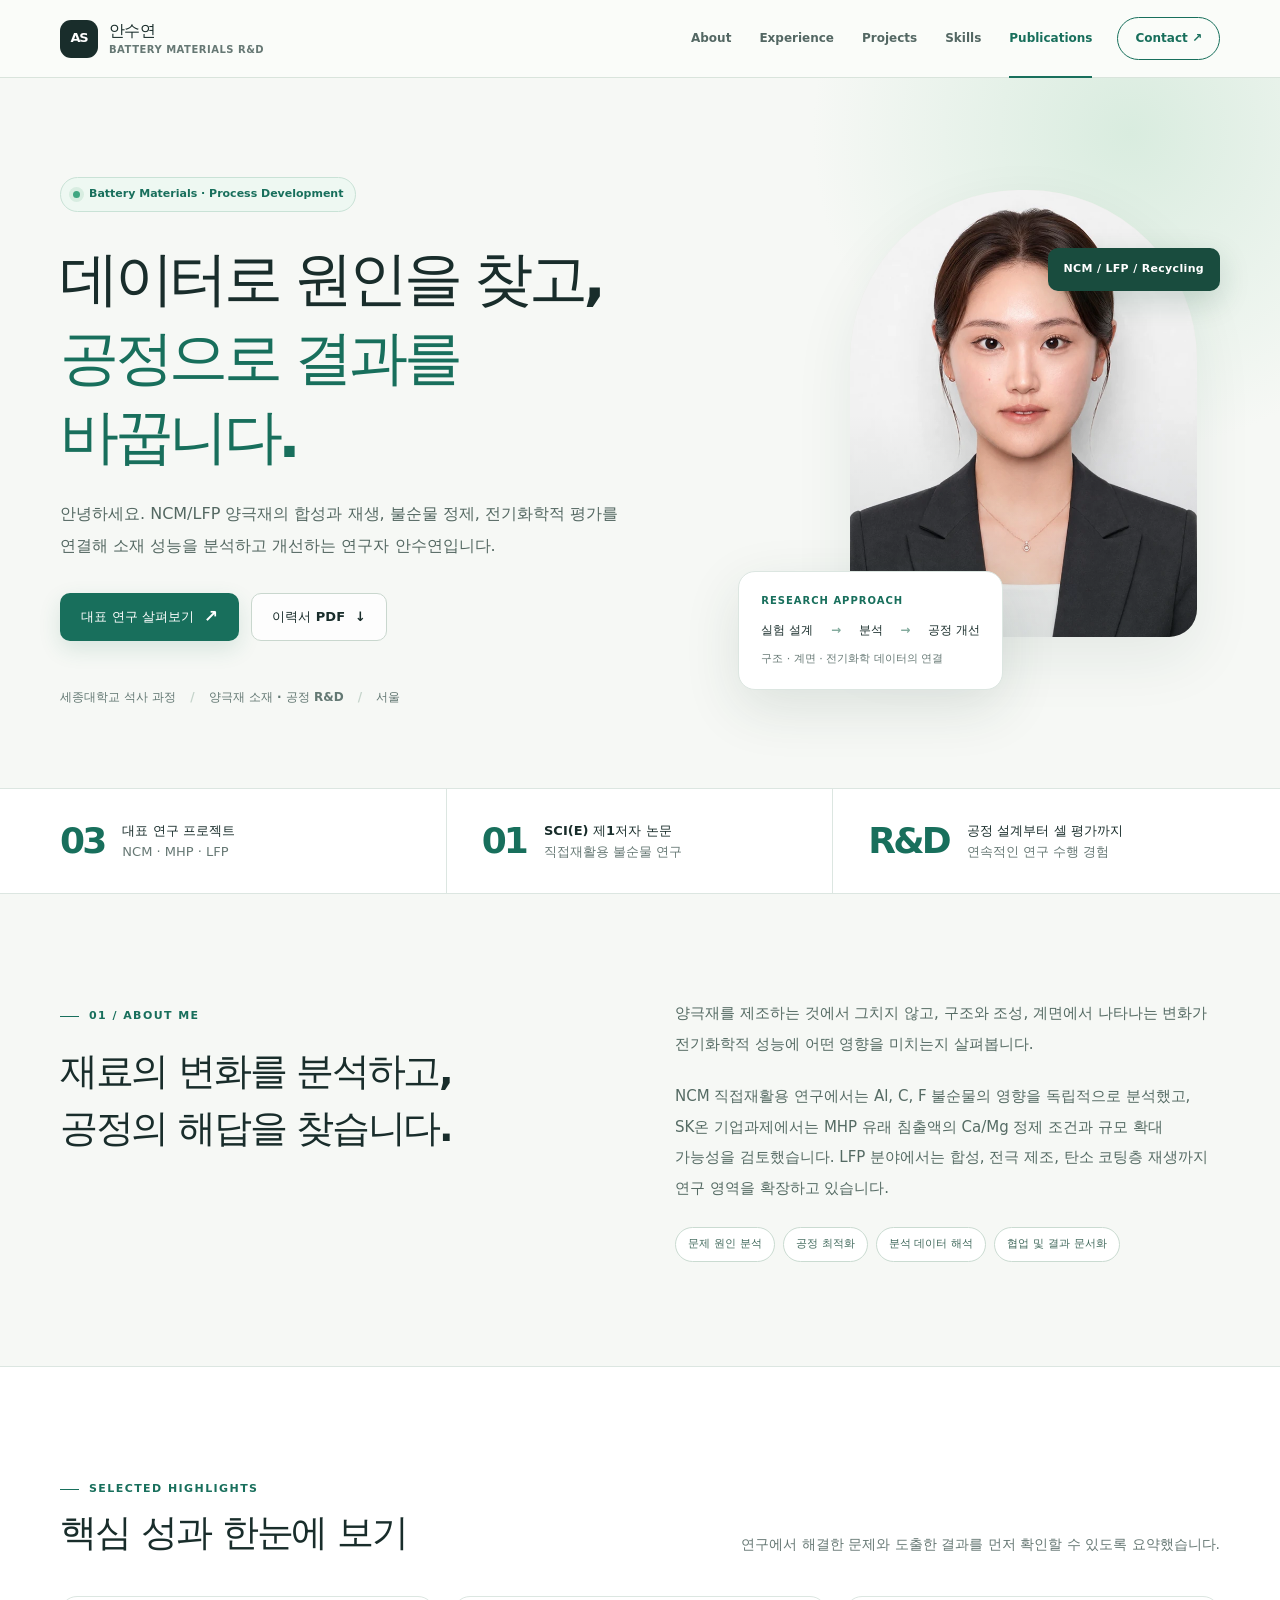
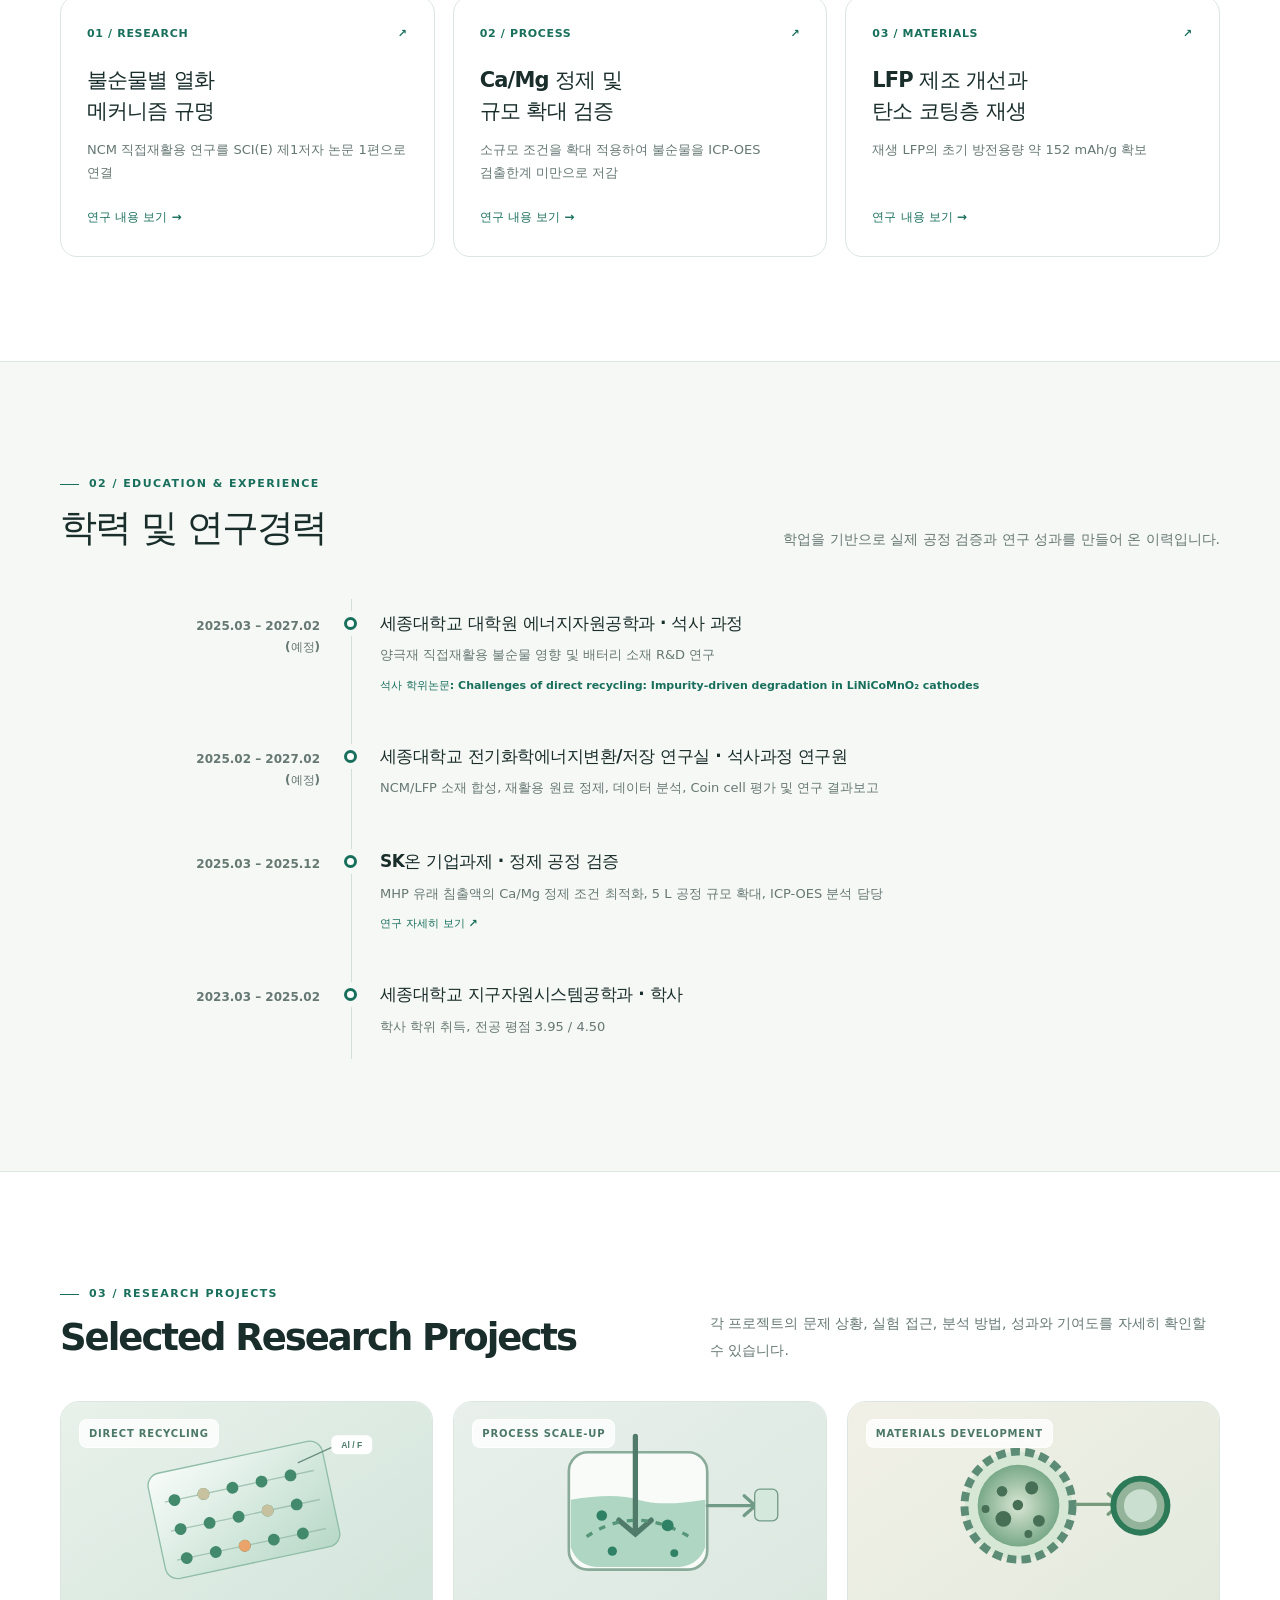
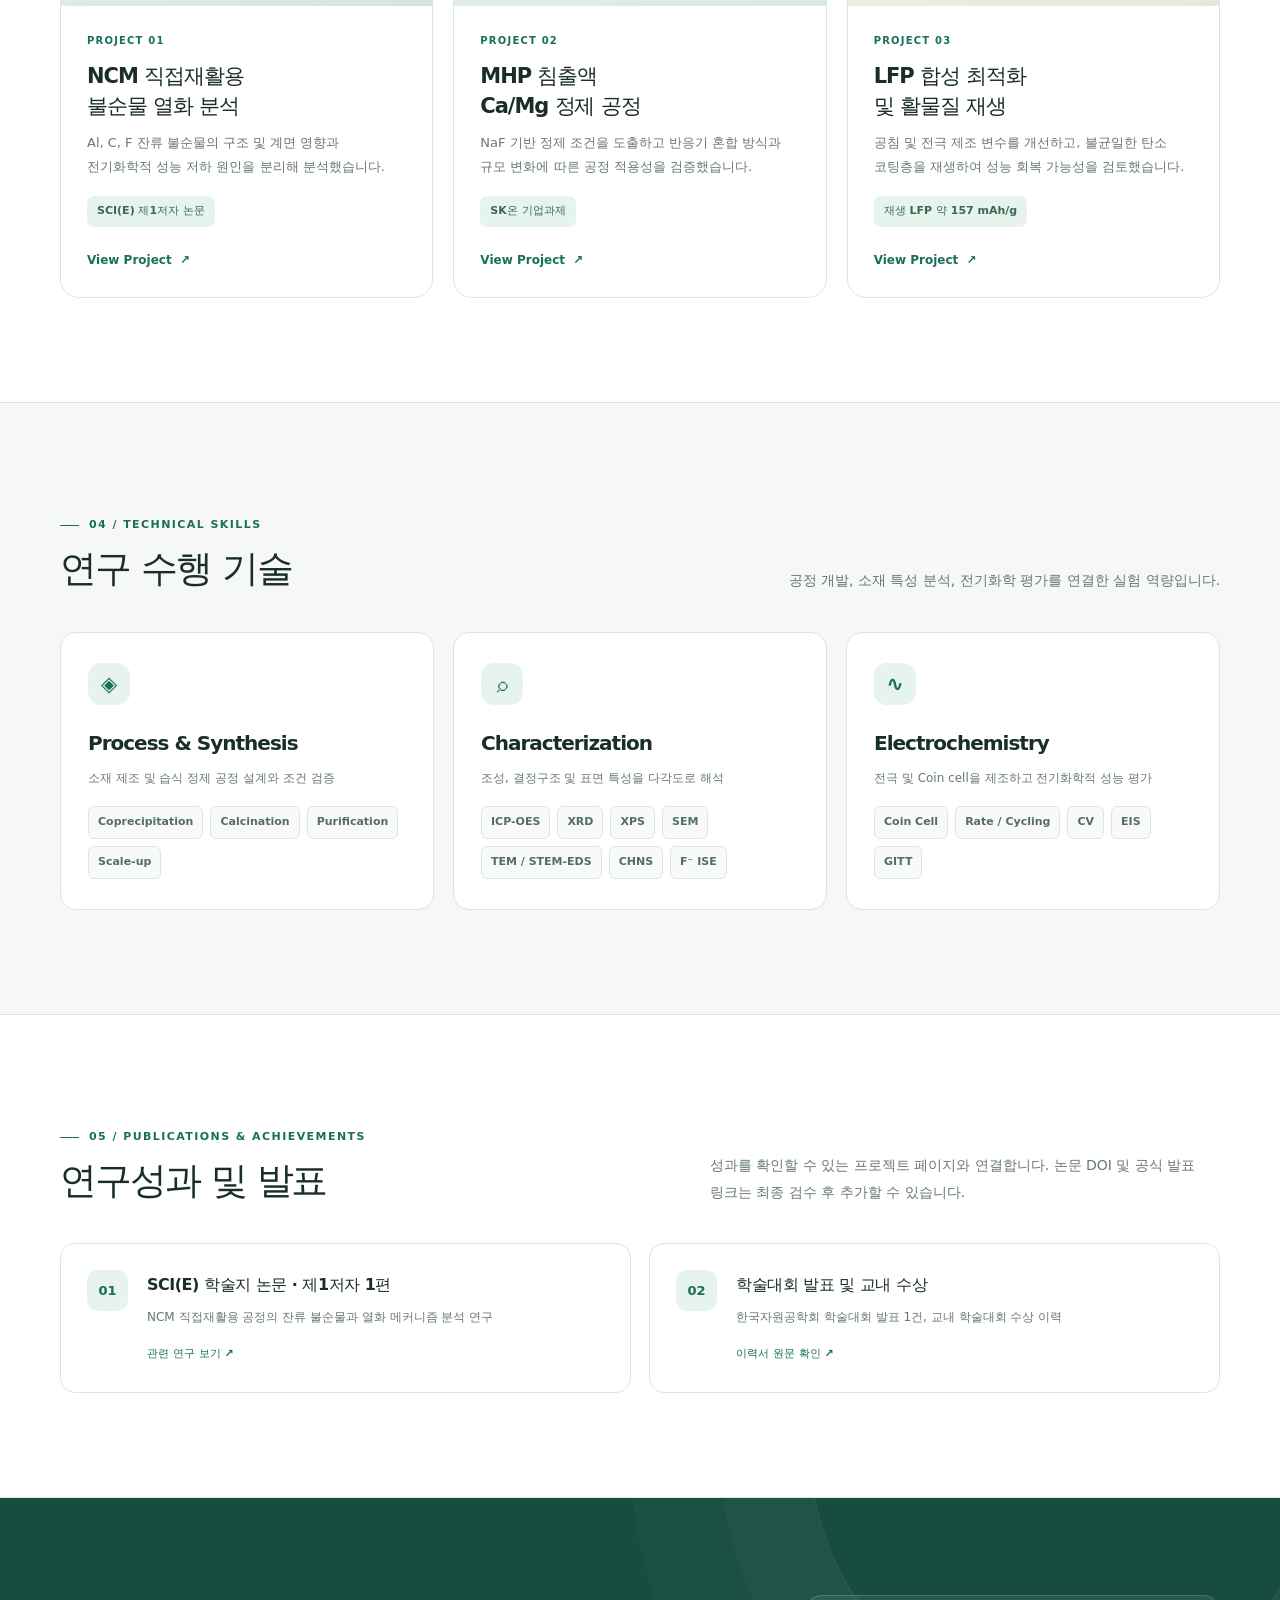
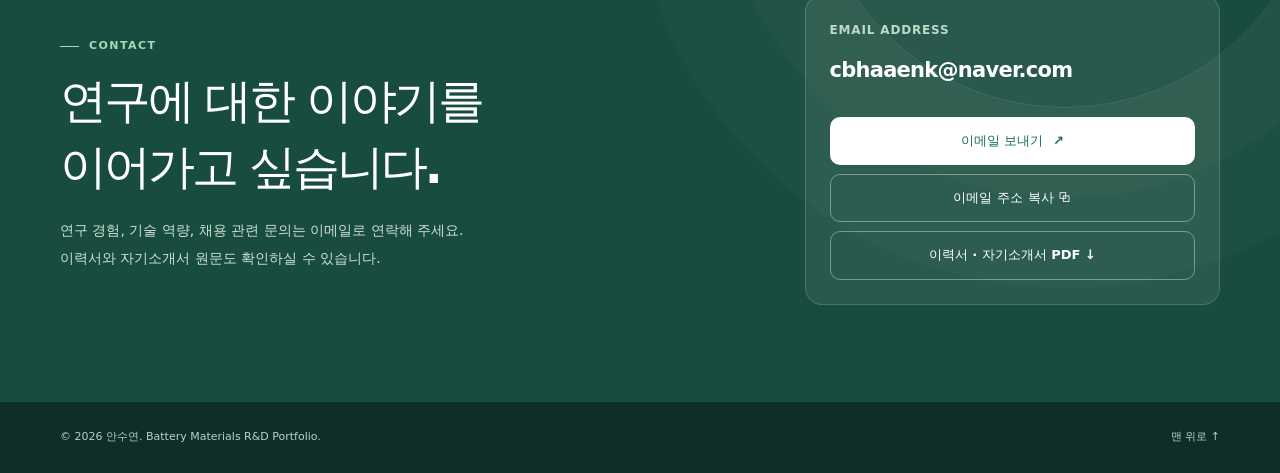
<file: index.html>
<!DOCTYPE html>
<html lang="ko">
<head>
  <meta charset="utf-8">
  <meta name="viewport" content="width=device-width, initial-scale=1">
  <meta name="theme-color" content="#f6f8f5">
  <meta name="description" content="NCM·LFP 배터리 양극재 연구, 직접재활용 불순물 분석, MHP 정제 및 LFP 제조·재생 연구 포트폴리오.">
  <title>홈 | 안수연 R&amp;D Portfolio</title>
  <link rel="stylesheet" href="assets/style.css">
</head>
<body>
<div class="progress-line" aria-hidden="true"></div>
  <a class="skip-link" href="#main">본문 바로가기</a>
  <header class="site-header"><div class="container header-inner">
    <a class="logo" href="index.html" aria-label="포트폴리오 첫 화면으로">
      <span class="logo-mark" aria-hidden="true">AS</span><span class="logo-text">안수연<small>BATTERY MATERIALS R&amp;D</small></span>
    </a>
    <nav class="desktop-nav" aria-label="주요 메뉴"><a data-spy href="index.html#about">About</a>
<a data-spy href="index.html#experience">Experience</a>
<a data-spy href="index.html#projects">Projects</a>
<a data-spy href="index.html#skills">Skills</a>
<a data-spy href="index.html#publications">Publications</a></nav>
    <a class="header-contact" href="index.html#contact">Contact ↗</a>
    <button class="menu-toggle" type="button" aria-label="메뉴 열기" aria-expanded="false" aria-controls="mobile-menu"><svg viewBox="0 0 24 24" fill="none" stroke="currentColor" stroke-width="2" stroke-linecap="round"><path d="M4 7h16M4 12h16M4 17h16"/></svg></button>
  </div><nav class="mobile-panel" id="mobile-menu" aria-label="모바일 메뉴"><a href="index.html#about">About</a>
<a href="index.html#experience">Experience</a>
<a href="index.html#projects">Projects</a>
<a href="index.html#skills">Skills</a>
<a href="index.html#publications">Publications</a><a href="index.html#contact">Contact</a></nav></header>
<main id="main">
<section class="hero" aria-labelledby="hero-title"><div class="container hero-grid">
<div class="hero-copy"><div class="status"><span class="status-dot" aria-hidden="true"></span> Battery Materials · Process Development</div>
<h1 id="hero-title">데이터로 원인을 찾고,<br><em>공정으로 결과를 바꿉니다.</em></h1>
<p class="lead">안녕하세요. NCM/LFP 양극재의 합성과 재생, 불순물 정제, 전기화학적 평가를 연결해 소재 성능을 분석하고 개선하는 연구자 <strong>안수연</strong>입니다.</p>
<div class="hero-actions"><a class="btn btn-primary" href="#projects">대표 연구 살펴보기 <span class="btn-icon" aria-hidden="true">↗</span></a><a class="btn btn-outline" href="assets/resume-and-statement.pdf" download="안수연_이력서_자기소개서.pdf">이력서 PDF <span aria-hidden="true">↓</span></a></div>
<div class="hero-foot"><span>세종대학교 석사 과정</span><span class="slash">/</span><span>양극재 소재 · 공정 R&amp;D</span><span class="slash">/</span><span>서울</span></div>
</div>
<div class="hero-visual" aria-label="프로필 사진과 연구 과정">
<div class="portrait-shell"><img src="assets/profile.webp" alt="안수연 프로필 사진" width="660" height="953" loading="eager"></div>
<div class="visual-badge">NCM / LFP / Recycling</div>
<div class="visual-note"><div class="note-label">Research Approach</div><div class="note-flow"><span>실험 설계</span><i>→</i><span>분석</span><i>→</i><span>공정 개선</span></div><div class="note-desc">구조 · 계면 · 전기화학 데이터의 연결</div></div>
</div></div></section>
<section class="stats-strip" aria-label="주요 이력 요약"><div class="container stats-grid"><div class="stat"><strong class="stat-num">03</strong><span class="stat-label"><b>대표 연구 프로젝트</b>NCM · MHP · LFP</span></div><div class="stat"><strong class="stat-num">01</strong><span class="stat-label"><b>SCI(E) 제1저자 논문</b>직접재활용 불순물 연구</span></div><div class="stat"><strong class="stat-num">R&amp;D</strong><span class="stat-label"><b>공정 설계부터 셀 평가까지</b>연속적인 연구 수행 경험</span></div></div></section>
<section class="section" id="about" aria-labelledby="about-title"><div class="container about-grid">
<div class="about-heading"><span class="eyebrow">01 / About Me</span><h2 id="about-title">재료의 변화를 분석하고,<br>공정의 해답을 찾습니다.</h2></div>
<div class="about-text"><p>양극재를 제조하는 것에서 그치지 않고, 구조와 조성, 계면에서 나타나는 변화가 전기화학적 성능에 어떤 영향을 미치는지 살펴봅니다.</p><p>NCM 직접재활용 연구에서는 Al, C, F 불순물의 영향을 독립적으로 분석했고, SK온 기업과제에서는 MHP 유래 침출액의 Ca/Mg 정제 조건과 규모 확대 가능성을 검토했습니다. LFP 분야에서는 합성, 전극 제조, 탄소 코팅층 재생까지 연구 영역을 확장하고 있습니다.</p><div class="tags"><span class="tag">문제 원인 분석</span><span class="tag">공정 최적화</span><span class="tag">분석 데이터 해석</span><span class="tag">협업 및 결과 문서화</span></div></div>
</div></section>
<section class="section surface-section" id="highlights" aria-labelledby="highlights-title"><div class="container"><div class="section-head"><div><span class="eyebrow">Selected Highlights</span><h2 id="highlights-title">핵심 성과 한눈에 보기</h2></div><p>연구에서 해결한 문제와 도출한 결과를 먼저 확인할 수 있도록 요약했습니다.</p></div>
<div class="highlights">
<a class="highlight-card" href="projects/ncm-recycling/index.html"><div class="highlight-top"><span>01 / RESEARCH</span><span aria-hidden="true">↗</span></div><h3>불순물별 열화<br>메커니즘 규명</h3><p>NCM 직접재활용 연구를 SCI(E) 제1저자 논문 1편으로 연결</p><span class="inline-link">연구 내용 보기 →</span></a>
<a class="highlight-card" href="projects/mhp-purification/index.html"><div class="highlight-top"><span>02 / PROCESS</span><span aria-hidden="true">↗</span></div><h3>Ca/Mg 정제 및<br>규모 확대 검증</h3><p>소규모 조건을 확대 적용하여 불순물을 ICP-OES 검출한계 미만으로 저감</p><span class="inline-link">연구 내용 보기 →</span></a>
<a class="highlight-card" href="projects/lfp-development/index.html"><div class="highlight-top"><span>03 / MATERIALS</span><span aria-hidden="true">↗</span></div><h3>LFP 제조 개선과<br>탄소 코팅층 재생</h3><p>재생 LFP의 초기 방전용량 약 152 mAh/g 확보</p><span class="inline-link">연구 내용 보기 →</span></a>
</div></div></section>
<section class="section" id="experience" aria-labelledby="experience-title"><div class="container"><div class="section-head"><div><span class="eyebrow">02 / Education &amp; Experience</span><h2 id="experience-title">학력 및 연구경력</h2></div><p>학업을 기반으로 실제 공정 검증과 연구 성과를 만들어 온 이력입니다.</p></div>
<div class="timeline">
<div class="timeline-item"><div class="timeline-time">2025.03 – 2027.02 (예정)</div><span class="timeline-marker" aria-hidden="true"></span><div class="timeline-content"><h3>세종대학교 대학원 에너지자원공학과 · 석사 과정</h3><p>양극재 직접재활용 불순물 영향 및 배터리 소재 R&amp;D 연구</p><span class="mini">석사 학위논문: Challenges of direct recycling: Impurity-driven degradation in LiNiCoMnO₂ cathodes</span></div></div>
<div class="timeline-item"><div class="timeline-time">2025.02 – 2027.02 (예정)</div><span class="timeline-marker" aria-hidden="true"></span><div class="timeline-content"><h3>세종대학교 전기화학에너지변환/저장 연구실 · 석사과정 연구원</h3><p>NCM/LFP 소재 합성, 재활용 원료 정제, 데이터 분석, Coin cell 평가 및 연구 결과보고</p></div></div>
<div class="timeline-item"><div class="timeline-time">2025.03 – 2025.12</div><span class="timeline-marker" aria-hidden="true"></span><div class="timeline-content"><h3>SK온 기업과제 · 정제 공정 검증</h3><p>MHP 유래 침출액의 Ca/Mg 정제 조건 최적화, 5 L 공정 규모 확대, ICP-OES 분석 담당</p><span class="mini"><a href="projects/mhp-purification/index.html">연구 자세히 보기 ↗</a></span></div></div>
<div class="timeline-item"><div class="timeline-time">2023.03 – 2025.02</div><span class="timeline-marker" aria-hidden="true"></span><div class="timeline-content"><h3>세종대학교 지구자원시스템공학과 · 학사</h3><p>학사 학위 취득, 전공 평점 3.95 / 4.50</p></div></div>
</div></div></section>
<section class="section surface-section" id="projects" aria-labelledby="projects-title"><div class="container"><div class="section-head"><div><span class="eyebrow">03 / Research Projects</span><h2 id="projects-title">Selected Research Projects</h2></div><p>각 프로젝트의 문제 상황, 실험 접근, 분석 방법, 성과와 기여도를 자세히 확인할 수 있습니다.</p></div>
<div class="project-grid">
<a class="project-card" href="projects/ncm-recycling/index.html"><div class="project-art ncm"><span class="art-label">DIRECT RECYCLING</span><svg class="art-svg" viewBox="0 0 440 235" role="img" aria-label="NCM 결정 격자와 불순물의 개념도" xmlns="http://www.w3.org/2000/svg"><defs><linearGradient id="ncmg" x1="0" y1="0" x2="1" y2="1"><stop stop-color="#f8fcf9"/><stop offset="1" stop-color="#b7d8c7"/></linearGradient></defs><g transform="translate(80 37) rotate(-12 135 88)"><rect x="0" y="8" width="270" height="163" rx="19" fill="url(#ncmg)" stroke="#8fbda7" stroke-width="2"/><g stroke="#97bba9" stroke-width="2" opacity=".8"><path d="M20 53H251M20 98H251M20 143H251"/></g><g fill="#438a6d"><circle cx="35" cy="53" r="9"/><circle cx="80" cy="53" r="9"/><circle cx="125" cy="53" r="9"/><circle cx="170" cy="53" r="9"/><circle cx="215" cy="53" r="9"/><circle cx="35" cy="98" r="9"/><circle cx="80" cy="98" r="9"/><circle cx="125" cy="98" r="9"/><circle cx="170" cy="98" r="9"/><circle cx="215" cy="98" r="9"/><circle cx="35" cy="143" r="9"/><circle cx="80" cy="143" r="9"/><circle cx="125" cy="143" r="9"/><circle cx="170" cy="143" r="9"/><circle cx="215" cy="143" r="9"/></g><g fill="#c7c1a0"><circle cx="80" cy="53" r="9"/><circle cx="170" cy="98" r="9"/></g><g fill="#e9a36b"><circle cx="125" cy="143" r="9"/></g></g><g font-family="sans-serif" font-size="13" font-weight="700"><path d="M297 55L363 25" stroke="#6a8f80" stroke-width="2"/><rect x="348" y="13" width="62" height="29" rx="9" fill="#fff"/><text x="379" y="32" fill="#4b7a67" text-anchor="middle">Al / F</text></g></svg></div><div class="project-content"><span class="project-num">Project 01</span><h3>NCM 직접재활용<br>불순물 열화 분석</h3><p>Al, C, F 잔류 불순물의 구조 및 계면 영향과 전기화학적 성능 저하 원인을 분리해 분석했습니다.</p><span class="project-chip">SCI(E) 제1저자 논문</span><span class="inline-link">View Project <span aria-hidden="true">↗</span></span></div></a>
<a class="project-card" href="projects/mhp-purification/index.html"><div class="project-art mhp"><span class="art-label">PROCESS SCALE-UP</span><svg class="art-svg" viewBox="0 0 440 235" role="img" aria-label="반응기와 정제 공정의 개념도" xmlns="http://www.w3.org/2000/svg"><g transform="translate(62 12)"><rect x="50" y="27" width="210" height="178" rx="29" fill="#f8fbf8" stroke="#8aab99" stroke-width="4"/><path d="M53 99Q120 88 155 99T257 99V171Q247 198 218 201H91Q62 198 53 171Z" fill="#91c6ab" opacity=".7"/><path d="M151 3V148M126 130L151 151L175 130" stroke="#507b6b" stroke-width="8" stroke-linecap="round" fill="none"/><path d="M77 155Q151 105 234 156" stroke="#569578" stroke-width="5" stroke-dasharray="10 12" fill="none"/><g fill="#2f8166"><circle cx="100" cy="123" r="8"/><circle cx="200" cy="138" r="9"/><circle cx="116" cy="177" r="7"/><circle cx="210" cy="180" r="6"/></g><path d="M260 108H331" stroke="#729b87" stroke-width="5" stroke-linecap="round"/><path d="M316 93L333 108L316 123" fill="none" stroke="#729b87" stroke-width="5" stroke-linecap="round" stroke-linejoin="round"/><rect x="332" y="83" width="35" height="48" rx="8" fill="#d5e8dc" stroke="#729b87" stroke-width="2"/></g></svg></div><div class="project-content"><span class="project-num">Project 02</span><h3>MHP 침출액<br>Ca/Mg 정제 공정</h3><p>NaF 기반 정제 조건을 도출하고 반응기 혼합 방식과 규모 변화에 따른 공정 적용성을 검증했습니다.</p><span class="project-chip">SK온 기업과제</span><span class="inline-link">View Project <span aria-hidden="true">↗</span></span></div></a>
<a class="project-card" href="projects/lfp-development/index.html"><div class="project-art lfp"><span class="art-label">MATERIALS DEVELOPMENT</span><svg class="art-svg" viewBox="0 0 440 235" role="img" aria-label="LFP 입자와 탄소 코팅 및 재생 공정 개념도" xmlns="http://www.w3.org/2000/svg"><defs><radialGradient id="lfpg"><stop stop-color="#d9e6d3"/><stop offset="1" stop-color="#79a988"/></radialGradient></defs><g transform="translate(83 29)"><circle cx="115" cy="91" r="82" fill="#d6e8d5" stroke="#5c8c75" stroke-width="12" stroke-dasharray="14 8"/><circle cx="115" cy="91" r="62" fill="url(#lfpg)"/><g fill="#476f55"><circle cx="90" cy="69" r="8"/><circle cx="135" cy="64" r="10"/><circle cx="92" cy="111" r="12"/><circle cx="146" cy="114" r="9"/><circle cx="114" cy="90" r="8"/><circle cx="65" cy="96" r="6"/><circle cx="130" cy="134" r="6"/></g><path d="M203 89H267" stroke="#769b7c" stroke-width="5" stroke-linecap="round"/><path d="M251 73L269 89L251 104" stroke="#769b7c" stroke-width="5" fill="none" stroke-linecap="round"/><circle cx="300" cy="91" r="41" fill="#93b49a" stroke="#2d7a58" stroke-width="9"/><circle cx="300" cy="91" r="25" fill="#cadfd0"/></g></svg></div><div class="project-content"><span class="project-num">Project 03</span><h3>LFP 합성 최적화<br>및 활물질 재생</h3><p>공침 및 전극 제조 변수를 개선하고, 불균일한 탄소 코팅층을 재생하여 성능 회복 가능성을 검토했습니다.</p><span class="project-chip">재생 LFP 약 157 mAh/g</span><span class="inline-link">View Project <span aria-hidden="true">↗</span></span></div></a>
</div></div></section>
<section class="section" id="skills" aria-labelledby="skills-title"><div class="container"><div class="section-head"><div><span class="eyebrow">04 / Technical Skills</span><h2 id="skills-title">연구 수행 기술</h2></div><p>공정 개발, 소재 특성 분석, 전기화학 평가를 연결한 실험 역량입니다.</p></div>
<div class="skills-grid">
<div class="skill-card"><div class="skill-icon" aria-hidden="true">◈</div><h3>Process &amp; Synthesis</h3><p>소재 제조 및 습식 정제 공정 설계와 조건 검증</p><div class="skill-lines"><span>Coprecipitation</span><span>Calcination</span><span>Purification</span><span>Scale-up</span></div></div>
<div class="skill-card"><div class="skill-icon" aria-hidden="true">⌕</div><h3>Characterization</h3><p>조성, 결정구조 및 표면 특성을 다각도로 해석</p><div class="skill-lines"><span>ICP-OES</span><span>XRD</span><span>XPS</span><span>SEM</span><span>TEM / STEM-EDS</span><span>CHNS</span><span>F⁻ ISE</span></div></div>
<div class="skill-card"><div class="skill-icon" aria-hidden="true">∿</div><h3>Electrochemistry</h3><p>전극 및 Coin cell을 제조하고 전기화학적 성능 평가</p><div class="skill-lines"><span>Coin Cell</span><span>Rate / Cycling</span><span>CV</span><span>EIS</span><span>GITT</span></div></div>
</div></div></section>
<section class="section surface-section" id="publications" aria-labelledby="publications-title"><div class="container"><div class="section-head"><div><span class="eyebrow">05 / Publications &amp; Achievements</span><h2 id="publications-title">연구성과 및 발표</h2></div><p>성과를 확인할 수 있는 프로젝트 페이지와 연결합니다. 논문 DOI 및 공식 발표 링크는 최종 검수 후 추가할 수 있습니다.</p></div>
<div class="pub-list">
<div class="pub-card"><span class="pub-num" aria-hidden="true">01</span><div><h3>SCI(E) 학술지 논문 · 제1저자 1편</h3><p>NCM 직접재활용 공정의 잔류 불순물과 열화 메커니즘 분석 연구</p><a href="projects/ncm-recycling/index.html">관련 연구 보기 ↗</a></div></div>
<div class="pub-card"><span class="pub-num" aria-hidden="true">02</span><div><h3>학술대회 발표 및 교내 수상</h3><p>한국자원공학회 학술대회 발표 1건, 교내 학술대회 수상 이력</p><a href="assets/resume-and-statement.pdf" target="_blank" rel="noopener">이력서 원문 확인 ↗</a></div></div>
</div></div></section>
</main>
<section class="contact-section" id="contact" aria-labelledby="contact-title"><div class="container contact-inner">
    <div><span class="eyebrow">Contact</span><h2 id="contact-title">연구에 대한 이야기를<br>이어가고 싶습니다.</h2><p>연구 경험, 기술 역량, 채용 관련 문의는 이메일로 연락해 주세요.<br>이력서와 자기소개서 원문도 확인하실 수 있습니다.</p></div>
    <div class="contact-panel"><span class="pretitle">EMAIL ADDRESS</span><a class="contact-email" href="mailto:cbhaaenk@naver.com">cbhaaenk@naver.com</a><a class="btn btn-light" href="mailto:cbhaaenk@naver.com?subject=%EC%95%88%EC%88%98%EC%97%B0%20%ED%8F%AC%ED%8A%B8%ED%8F%B4%EB%A6%AC%EC%98%A4%20%EB%AC%B8%EC%9D%98">이메일 보내기 <span aria-hidden="true">↗</span></a><button class="btn btn-outline" type="button" data-copy-email="cbhaaenk@naver.com">이메일 주소 복사 ⧉</button><a class="btn btn-outline" href="assets/resume-and-statement.pdf" download="안수연_이력서_자기소개서.pdf">이력서 · 자기소개서 PDF ↓</a></div>
  </div></section>
  <footer class="site-footer"><div class="container footer-inner"><span>© 2026 안수연. Battery Materials R&amp;D Portfolio.</span><a href="#" data-back-top>맨 위로 ↑</a></div></footer>
  <div class="toast" role="status" aria-live="polite"></div><script src="assets/site.js" defer></script>
</body>
</html>
</file>
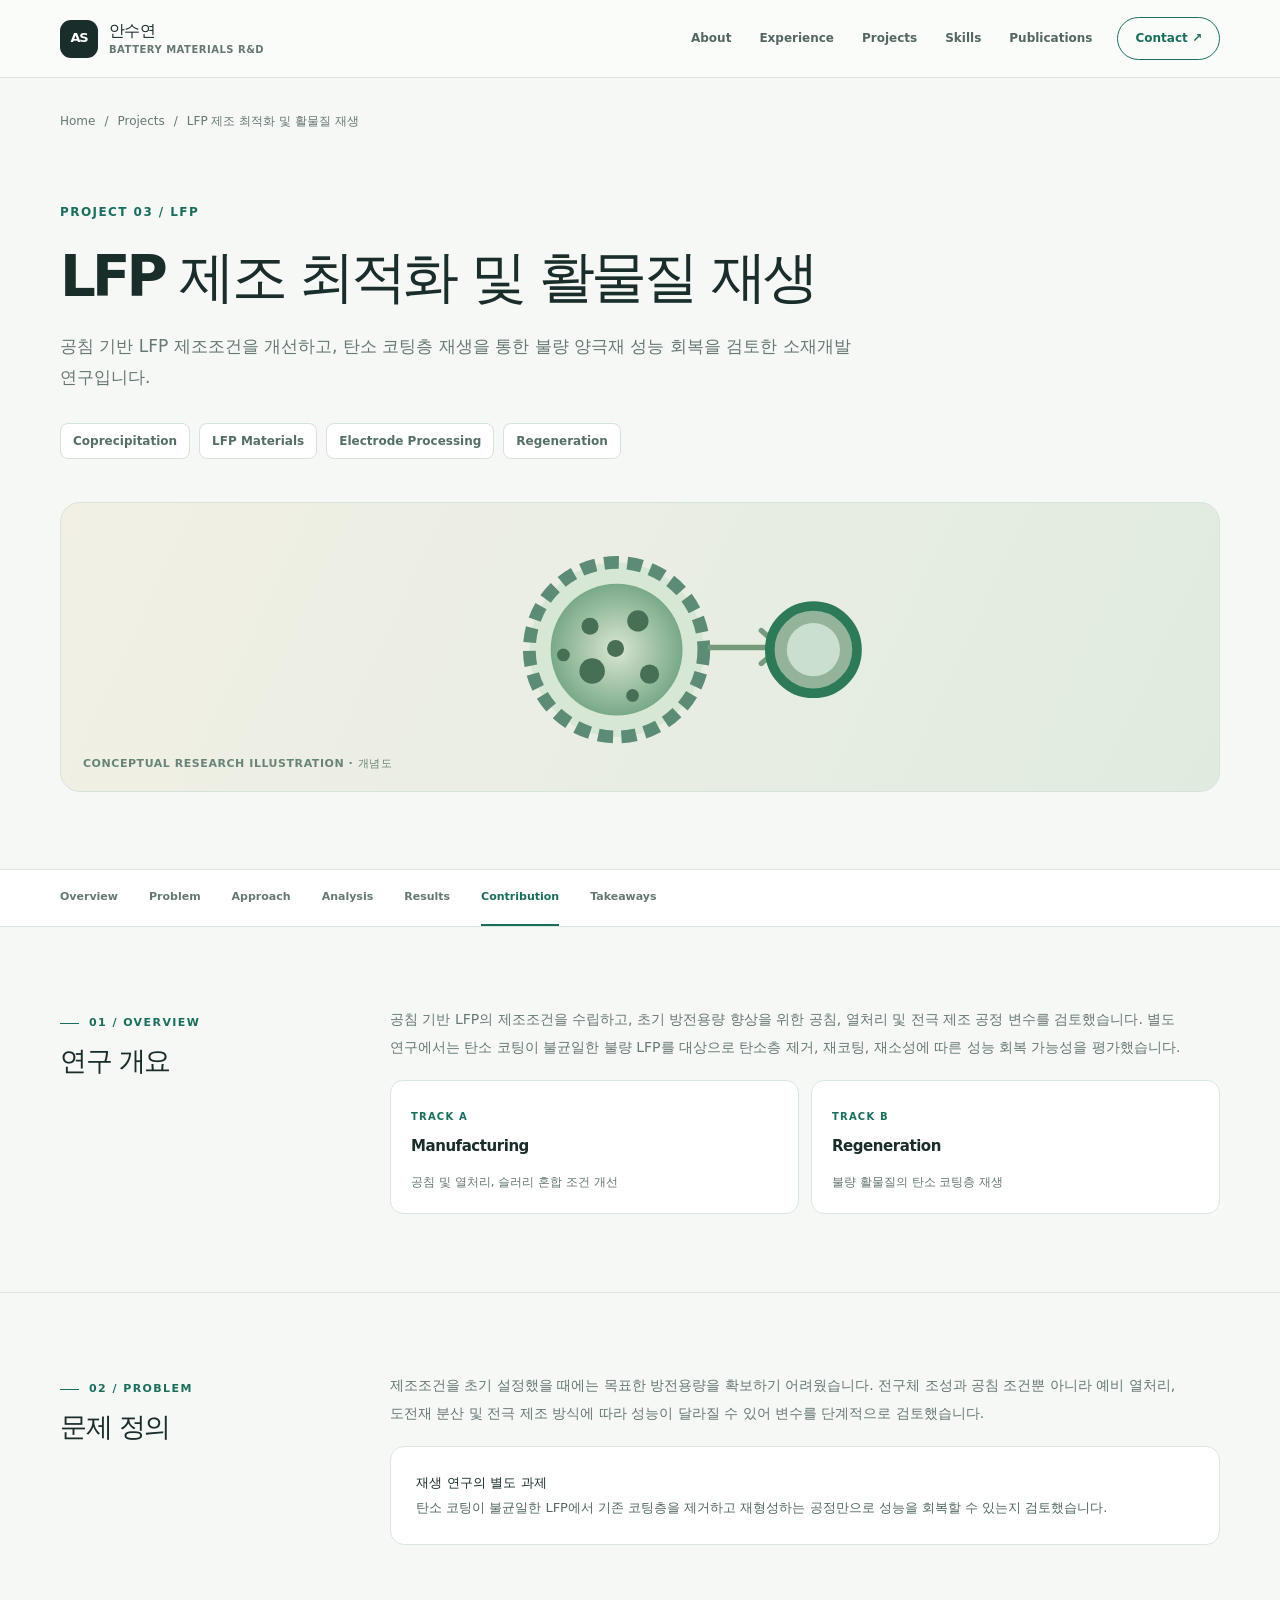
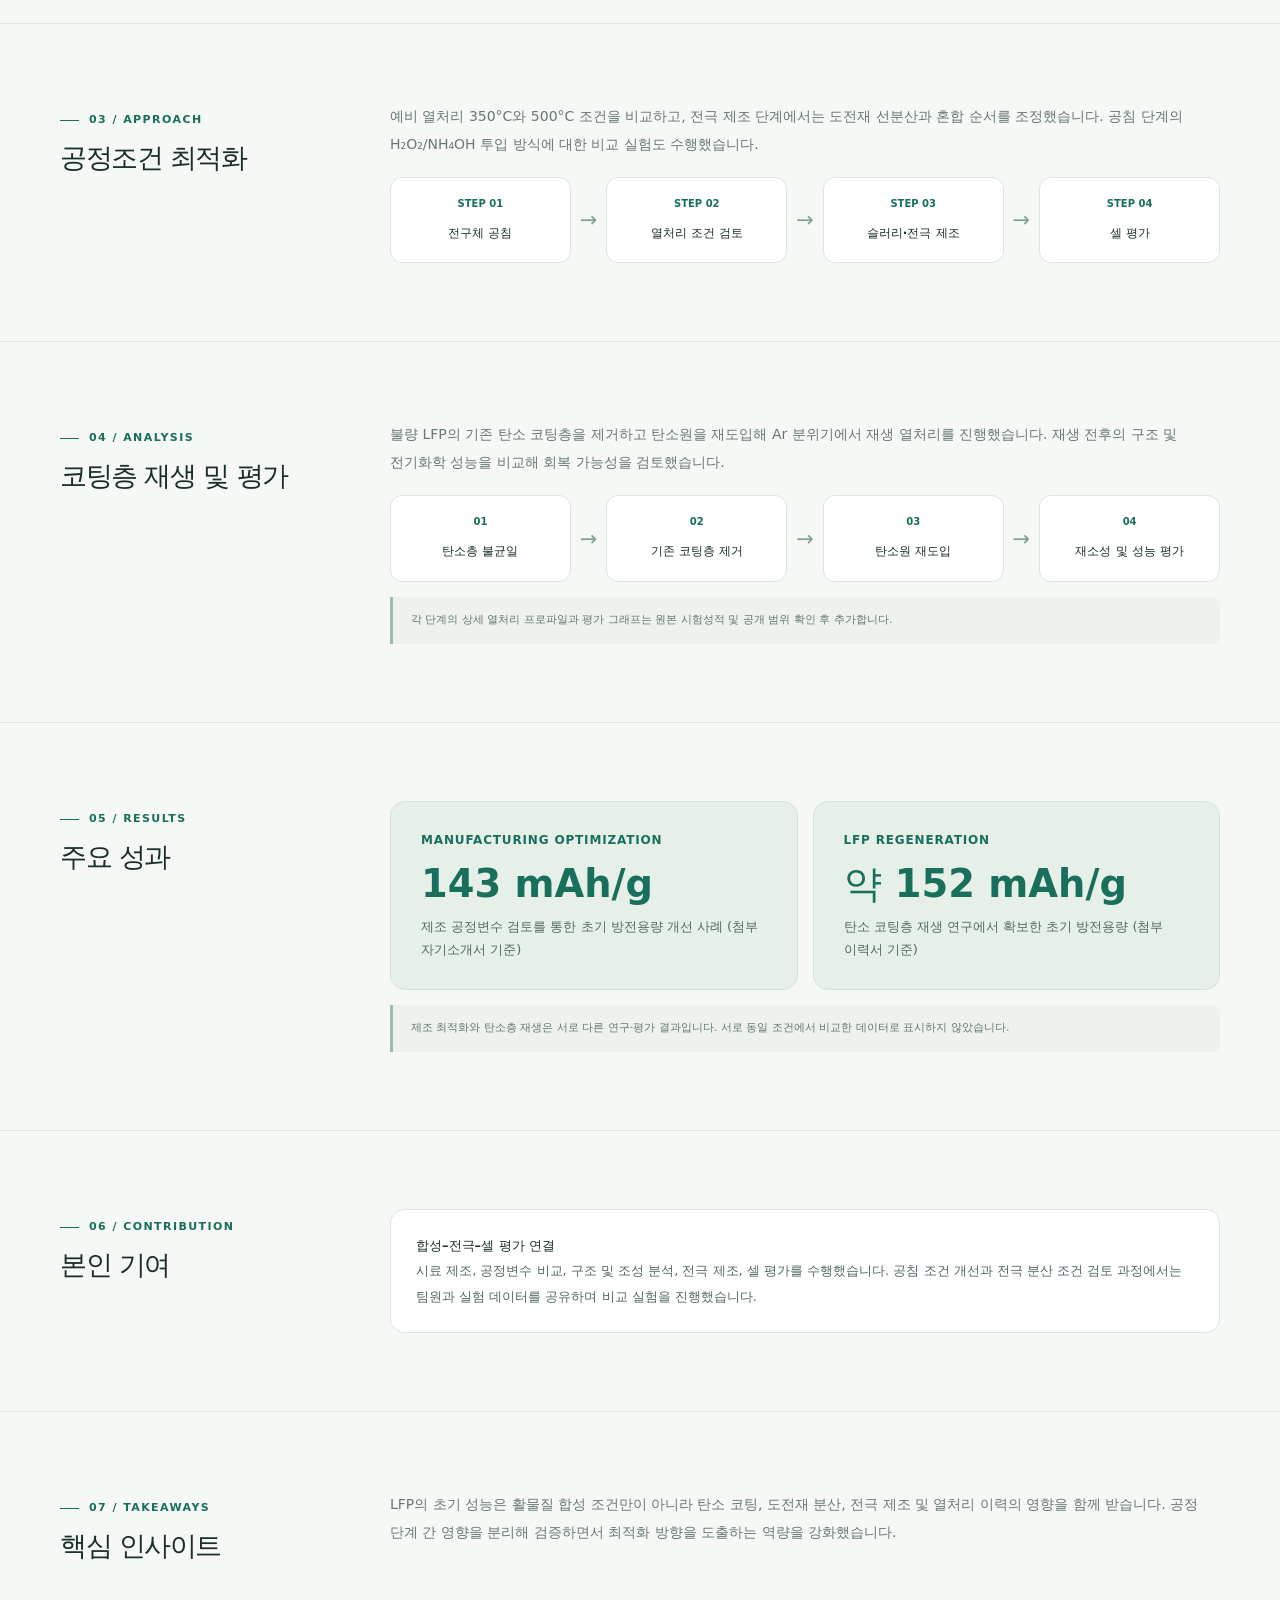
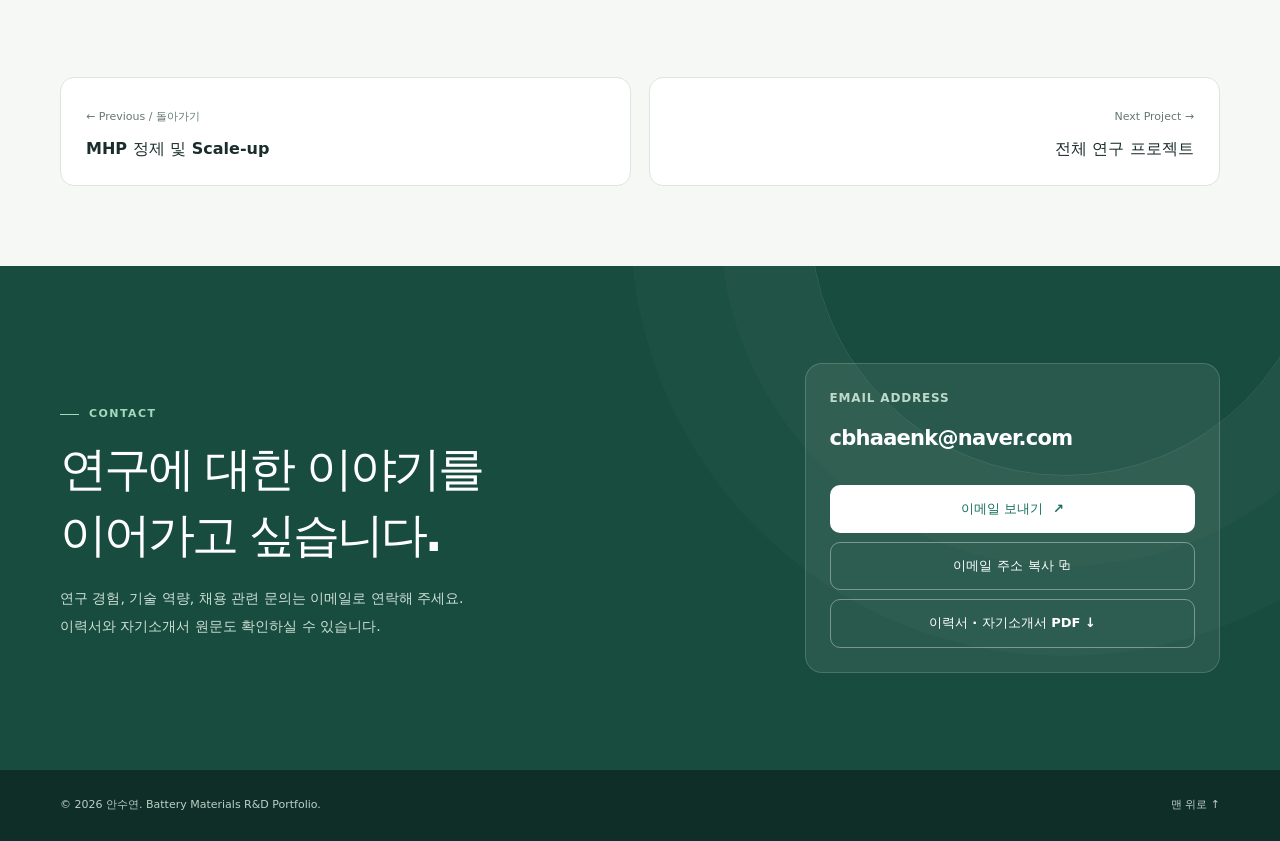
<file: projects/lfp-development/index.html>
<!DOCTYPE html>
<html lang="ko">
<head>
  <meta charset="utf-8">
  <meta name="viewport" content="width=device-width, initial-scale=1">
  <meta name="theme-color" content="#f6f8f5">
  <meta name="description" content="LFP 공침 합성 최적화, 전극 제조 및 탄소 코팅층 재생 연구.">
  <title>LFP 제조 및 재생 연구 | 안수연 R&amp;D Portfolio</title>
  <link rel="stylesheet" href="../../assets/style.css">
</head>
<body>
<div class="progress-line" aria-hidden="true"></div>
  <a class="skip-link" href="#main">본문 바로가기</a>
  <header class="site-header"><div class="container header-inner">
    <a class="logo" href="../../index.html" aria-label="포트폴리오 첫 화면으로">
      <span class="logo-mark" aria-hidden="true">AS</span><span class="logo-text">안수연<small>BATTERY MATERIALS R&amp;D</small></span>
    </a>
    <nav class="desktop-nav" aria-label="주요 메뉴"><a data-spy href="../../index.html#about">About</a>
<a data-spy href="../../index.html#experience">Experience</a>
<a data-spy href="../../index.html#projects">Projects</a>
<a data-spy href="../../index.html#skills">Skills</a>
<a data-spy href="../../index.html#publications">Publications</a></nav>
    <a class="header-contact" href="../../index.html#contact">Contact ↗</a>
    <button class="menu-toggle" type="button" aria-label="메뉴 열기" aria-expanded="false" aria-controls="mobile-menu"><svg viewBox="0 0 24 24" fill="none" stroke="currentColor" stroke-width="2" stroke-linecap="round"><path d="M4 7h16M4 12h16M4 17h16"/></svg></button>
  </div><nav class="mobile-panel" id="mobile-menu" aria-label="모바일 메뉴"><a href="../../index.html#about">About</a>
<a href="../../index.html#experience">Experience</a>
<a href="../../index.html#projects">Projects</a>
<a href="../../index.html#skills">Skills</a>
<a href="../../index.html#publications">Publications</a><a href="../../index.html#contact">Contact</a></nav></header>
<main id="main"><div class="container"><nav class="breadcrumb" aria-label="현재 위치"><a href="../../index.html">Home</a><span aria-hidden="true">/</span><a href="../../index.html#projects">Projects</a><span aria-hidden="true">/</span><span>LFP 제조 최적화 및 활물질 재생</span></nav></div>
  <header class="detail-hero"><div class="container"><span class="detail-kicker">PROJECT 03 / LFP</span><h1>LFP 제조 최적화 및 활물질 재생</h1><p class="lead">공침 기반 LFP 제조조건을 개선하고, 탄소 코팅층 재생을 통한 불량 양극재 성능 회복을 검토한 소재개발 연구입니다.</p><div class="detail-meta"><span>Coprecipitation</span><span>LFP Materials</span><span>Electrode Processing</span><span>Regeneration</span></div><div class="hero-diagram lfp"><svg class="art-svg" viewBox="0 0 440 235" role="img" aria-label="LFP 입자와 탄소 코팅 및 재생 공정 개념도" xmlns="http://www.w3.org/2000/svg"><defs><radialGradient id="lfpg"><stop stop-color="#d9e6d3"/><stop offset="1" stop-color="#79a988"/></radialGradient></defs><g transform="translate(83 29)"><circle cx="115" cy="91" r="82" fill="#d6e8d5" stroke="#5c8c75" stroke-width="12" stroke-dasharray="14 8"/><circle cx="115" cy="91" r="62" fill="url(#lfpg)"/><g fill="#476f55"><circle cx="90" cy="69" r="8"/><circle cx="135" cy="64" r="10"/><circle cx="92" cy="111" r="12"/><circle cx="146" cy="114" r="9"/><circle cx="114" cy="90" r="8"/><circle cx="65" cy="96" r="6"/><circle cx="130" cy="134" r="6"/></g><path d="M203 89H267" stroke="#769b7c" stroke-width="5" stroke-linecap="round"/><path d="M251 73L269 89L251 104" stroke="#769b7c" stroke-width="5" fill="none" stroke-linecap="round"/><circle cx="300" cy="91" r="41" fill="#93b49a" stroke="#2d7a58" stroke-width="9"/><circle cx="300" cy="91" r="25" fill="#cadfd0"/></g></svg><span class="diagram-caption">CONCEPTUAL RESEARCH ILLUSTRATION · 개념도</span></div></div></header>
  <nav class="detail-nav" aria-label="프로젝트 내 섹션"><div class="container"><a data-spy href="#overview">Overview</a><a data-spy href="#problem">Problem</a><a data-spy href="#approach">Approach</a><a data-spy href="#analysis">Analysis</a><a data-spy href="#results">Results</a><a data-spy href="#contribution">Contribution</a><a data-spy href="#takeaways">Takeaways</a></div></nav>
  <section class="detail-section" id="overview"><div class="container detail-layout"><div><span class="eyebrow">01 / OVERVIEW</span><h2>연구 개요</h2></div><div class="detail-content"><p>공침 기반 LFP의 제조조건을 수립하고, 초기 방전용량 향상을 위한 공침, 열처리 및 전극 제조 공정 변수를 검토했습니다. 별도 연구에서는 탄소 코팅이 불균일한 불량 LFP를 대상으로 탄소층 제거, 재코팅, 재소성에 따른 성능 회복 가능성을 평가했습니다.</p><div class="two-cols"><div class="mini-card"><span class="small-cap">TRACK A</span><h3>Manufacturing</h3><p>공침 및 열처리, 슬러리 혼합 조건 개선</p></div><div class="mini-card"><span class="small-cap">TRACK B</span><h3>Regeneration</h3><p>불량 활물질의 탄소 코팅층 재생</p></div></div></div></div></section><section class="detail-section" id="problem"><div class="container detail-layout"><div><span class="eyebrow">02 / PROBLEM</span><h2>문제 정의</h2></div><div class="detail-content"><p>제조조건을 초기 설정했을 때에는 목표한 방전용량을 확보하기 어려웠습니다. 전구체 조성과 공침 조건뿐 아니라 예비 열처리, 도전재 분산 및 전극 제조 방식에 따라 성능이 달라질 수 있어 변수를 단계적으로 검토했습니다.</p><div class="info-slab"><p><strong>재생 연구의 별도 과제</strong><br>탄소 코팅이 불균일한 LFP에서 기존 코팅층을 제거하고 재형성하는 공정만으로 성능을 회복할 수 있는지 검토했습니다.</p></div></div></div></section><section class="detail-section" id="approach"><div class="container detail-layout"><div><span class="eyebrow">03 / APPROACH</span><h2>공정조건 최적화</h2></div><div class="detail-content"><p>예비 열처리 350°C와 500°C 조건을 비교하고, 전극 제조 단계에서는 도전재 선분산과 혼합 순서를 조정했습니다. 공침 단계의 H₂O₂/NH₄OH 투입 방식에 대한 비교 실험도 수행했습니다.</p><div class="process-steps"><div class="process-step"><span class="step-num">STEP 01</span><strong>전구체 공침</strong></div><span class="process-arrow" aria-hidden="true">→</span><div class="process-step"><span class="step-num">STEP 02</span><strong>열처리 조건 검토</strong></div><span class="process-arrow" aria-hidden="true">→</span><div class="process-step"><span class="step-num">STEP 03</span><strong>슬러리·전극 제조</strong></div><span class="process-arrow" aria-hidden="true">→</span><div class="process-step"><span class="step-num">STEP 04</span><strong>셀 평가</strong></div></div></div></div></section><section class="detail-section" id="analysis"><div class="container detail-layout"><div><span class="eyebrow">04 / ANALYSIS</span><h2>코팅층 재생 및 평가</h2></div><div class="detail-content"><p>불량 LFP의 기존 탄소 코팅층을 제거하고 탄소원을 재도입해 Ar 분위기에서 재생 열처리를 진행했습니다. 재생 전후의 구조 및 전기화학 성능을 비교해 회복 가능성을 검토했습니다.</p><div class="process-steps"><div class="process-step"><span class="step-num">01</span><strong>탄소층 불균일</strong></div><span class="process-arrow" aria-hidden="true">→</span><div class="process-step"><span class="step-num">02</span><strong>기존 코팅층 제거</strong></div><span class="process-arrow" aria-hidden="true">→</span><div class="process-step"><span class="step-num">03</span><strong>탄소원 재도입</strong></div><span class="process-arrow" aria-hidden="true">→</span><div class="process-step"><span class="step-num">04</span><strong>재소성 및 성능 평가</strong></div></div><div class="notice">각 단계의 상세 열처리 프로파일과 평가 그래프는 원본 시험성적 및 공개 범위 확인 후 추가합니다.</div></div></div></section><section class="detail-section" id="results"><div class="container detail-layout"><div><span class="eyebrow">05 / RESULTS</span><h2>주요 성과</h2></div><div class="detail-content"><div class="data-grid"><div class="big-result"><span class="pretitle">MANUFACTURING OPTIMIZATION</span><strong>143 mAh/g</strong><p>제조 공정변수 검토를 통한 초기 방전용량 개선 사례 (첨부 자기소개서 기준)</p></div><div class="big-result"><span class="pretitle">LFP REGENERATION</span><strong>약 152 mAh/g</strong><p>탄소 코팅층 재생 연구에서 확보한 초기 방전용량 (첨부 이력서 기준)</p></div></div><div class="notice">제조 최적화와 탄소층 재생은 서로 다른 연구·평가 결과입니다. 서로 동일 조건에서 비교한 데이터로 표시하지 않았습니다.</div></div></div></section><section class="detail-section" id="contribution"><div class="container detail-layout"><div><span class="eyebrow">06 / CONTRIBUTION</span><h2>본인 기여</h2></div><div class="detail-content"><div class="info-slab"><p><strong>합성–전극–셀 평가 연결</strong><br>시료 제조, 공정변수 비교, 구조 및 조성 분석, 전극 제조, 셀 평가를 수행했습니다. 공침 조건 개선과 전극 분산 조건 검토 과정에서는 팀원과 실험 데이터를 공유하며 비교 실험을 진행했습니다.</p></div></div></div></section><section class="detail-section" id="takeaways"><div class="container detail-layout"><div><span class="eyebrow">07 / TAKEAWAYS</span><h2>핵심 인사이트</h2></div><div class="detail-content"><p>LFP의 초기 성능은 활물질 합성 조건만이 아니라 탄소 코팅, 도전재 분산, 전극 제조 및 열처리 이력의 영향을 함께 받습니다. 공정 단계 간 영향을 분리해 검증하면서 최적화 방향을 도출하는 역량을 강화했습니다.</p></div></div></section>
  <div class="container project-pagination"><a class="page-link" href="../mhp-purification/index.html"><small>← Previous / 돌아가기</small><strong>MHP 정제 및 Scale-up</strong></a><a class="page-link next" href="../../index.html#projects"><small>Next Project →</small><strong>전체 연구 프로젝트</strong></a></div></main>
<section class="contact-section" id="contact" aria-labelledby="contact-title"><div class="container contact-inner">
    <div><span class="eyebrow">Contact</span><h2 id="contact-title">연구에 대한 이야기를<br>이어가고 싶습니다.</h2><p>연구 경험, 기술 역량, 채용 관련 문의는 이메일로 연락해 주세요.<br>이력서와 자기소개서 원문도 확인하실 수 있습니다.</p></div>
    <div class="contact-panel"><span class="pretitle">EMAIL ADDRESS</span><a class="contact-email" href="mailto:cbhaaenk@naver.com">cbhaaenk@naver.com</a><a class="btn btn-light" href="mailto:cbhaaenk@naver.com?subject=%EC%95%88%EC%88%98%EC%97%B0%20%ED%8F%AC%ED%8A%B8%ED%8F%B4%EB%A6%AC%EC%98%A4%20%EB%AC%B8%EC%9D%98">이메일 보내기 <span aria-hidden="true">↗</span></a><button class="btn btn-outline" type="button" data-copy-email="cbhaaenk@naver.com">이메일 주소 복사 ⧉</button><a class="btn btn-outline" href="../../assets/resume-and-statement.pdf" download="안수연_이력서_자기소개서.pdf">이력서 · 자기소개서 PDF ↓</a></div>
  </div></section>
  <footer class="site-footer"><div class="container footer-inner"><span>© 2026 안수연. Battery Materials R&amp;D Portfolio.</span><a href="#" data-back-top>맨 위로 ↑</a></div></footer>
  <div class="toast" role="status" aria-live="polite"></div><script src="../../assets/site.js" defer></script>
</body>
</html>
</file>
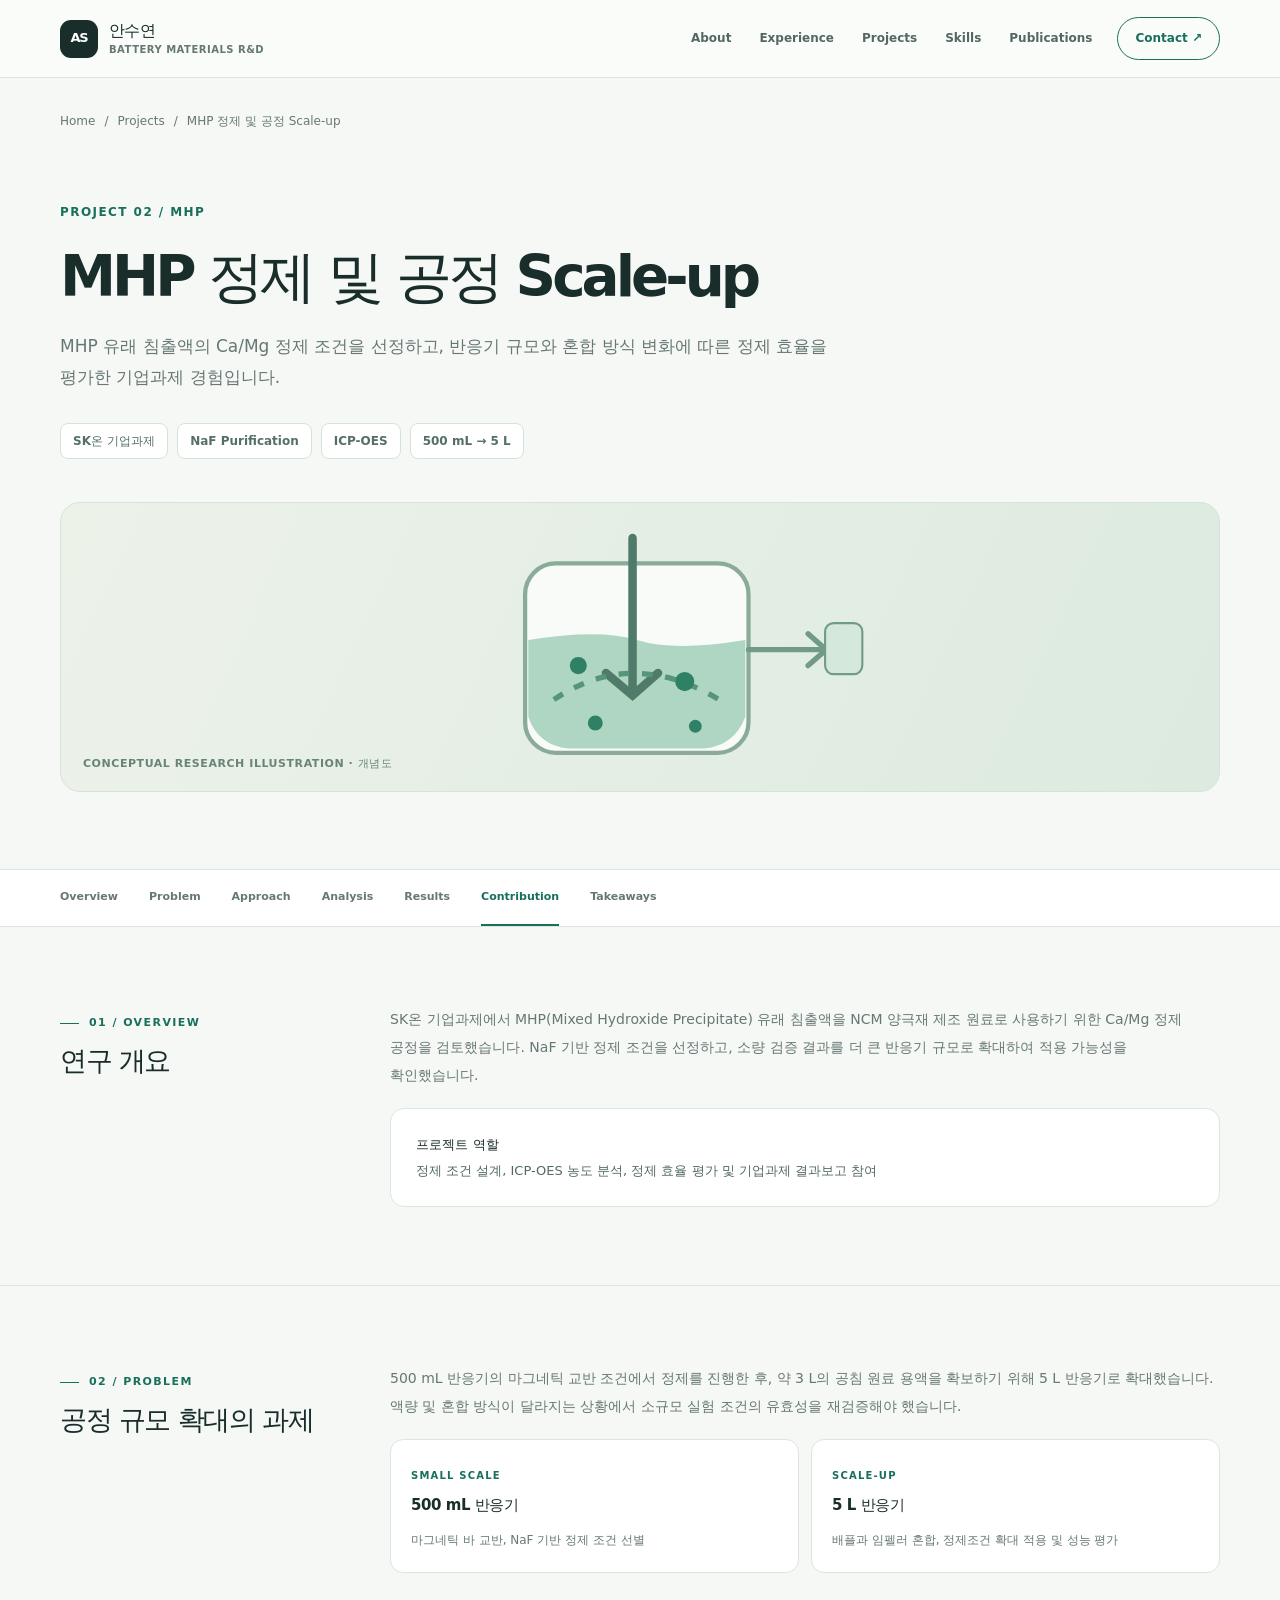
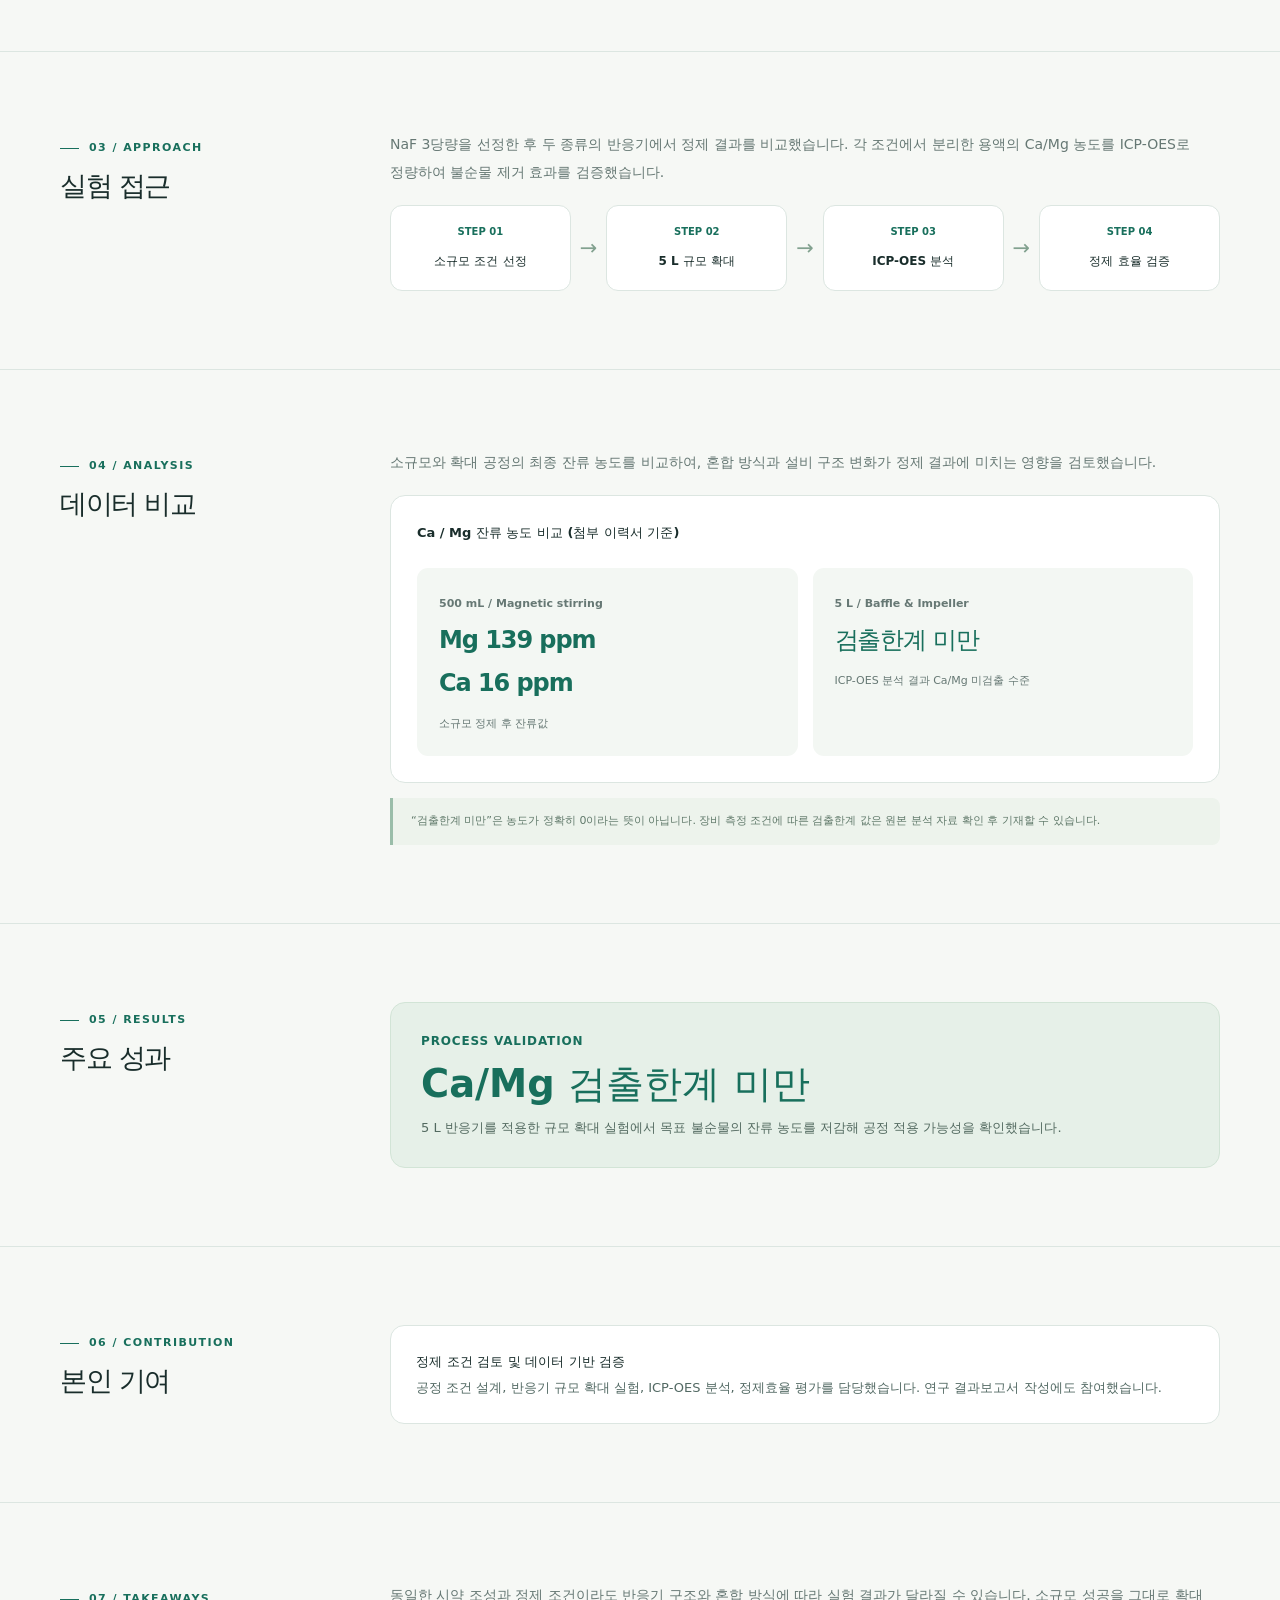
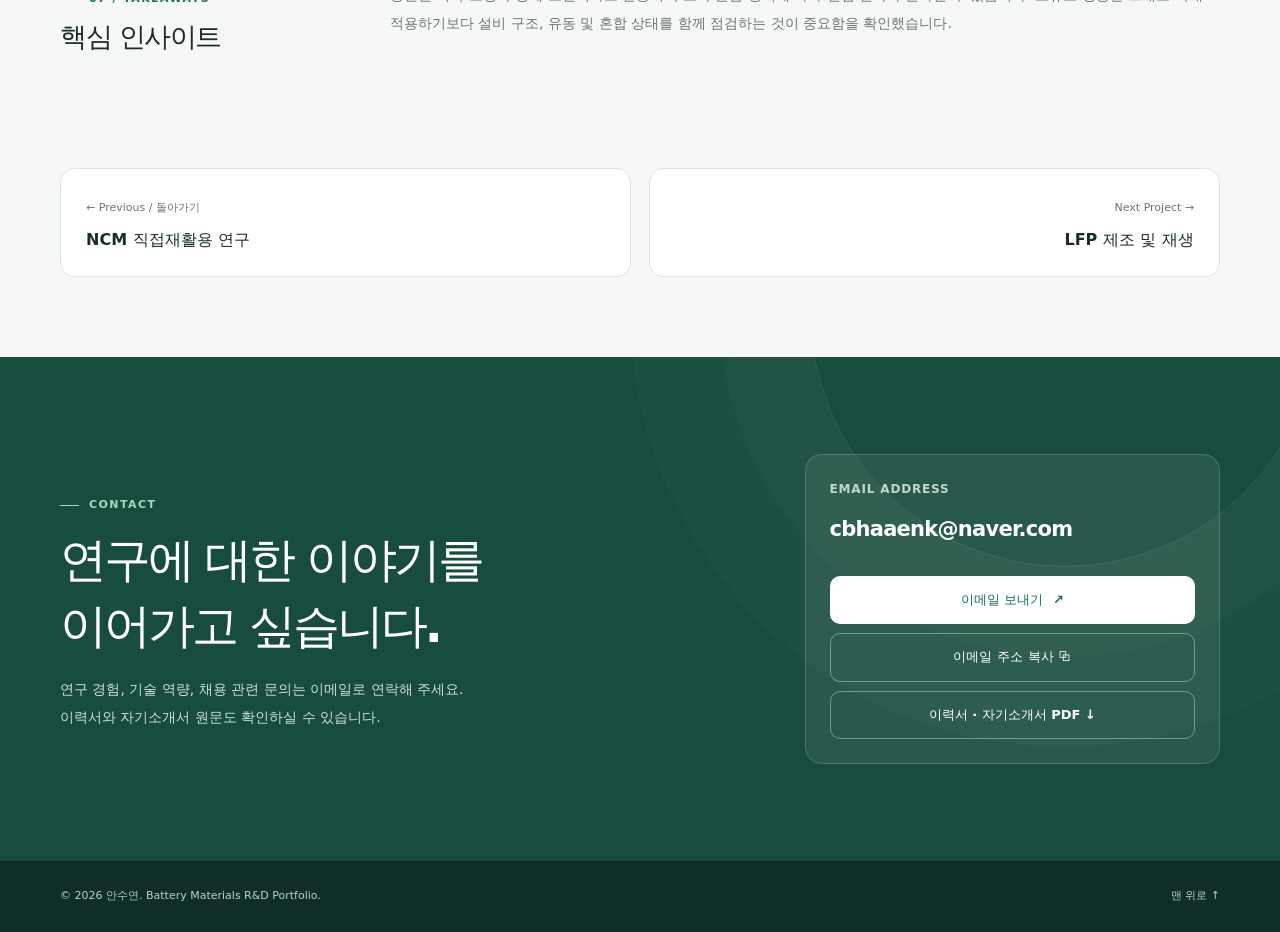
<file: projects/mhp-purification/index.html>
<!DOCTYPE html>
<html lang="ko">
<head>
  <meta charset="utf-8">
  <meta name="viewport" content="width=device-width, initial-scale=1">
  <meta name="theme-color" content="#f6f8f5">
  <meta name="description" content="MHP 침출액 Ca/Mg 정제와 5 L 규모 확대 공정 검증 연구.">
  <title>MHP 정제 및 Scale-up | 안수연 R&amp;D Portfolio</title>
  <link rel="stylesheet" href="../../assets/style.css">
</head>
<body>
<div class="progress-line" aria-hidden="true"></div>
  <a class="skip-link" href="#main">본문 바로가기</a>
  <header class="site-header"><div class="container header-inner">
    <a class="logo" href="../../index.html" aria-label="포트폴리오 첫 화면으로">
      <span class="logo-mark" aria-hidden="true">AS</span><span class="logo-text">안수연<small>BATTERY MATERIALS R&amp;D</small></span>
    </a>
    <nav class="desktop-nav" aria-label="주요 메뉴"><a data-spy href="../../index.html#about">About</a>
<a data-spy href="../../index.html#experience">Experience</a>
<a data-spy href="../../index.html#projects">Projects</a>
<a data-spy href="../../index.html#skills">Skills</a>
<a data-spy href="../../index.html#publications">Publications</a></nav>
    <a class="header-contact" href="../../index.html#contact">Contact ↗</a>
    <button class="menu-toggle" type="button" aria-label="메뉴 열기" aria-expanded="false" aria-controls="mobile-menu"><svg viewBox="0 0 24 24" fill="none" stroke="currentColor" stroke-width="2" stroke-linecap="round"><path d="M4 7h16M4 12h16M4 17h16"/></svg></button>
  </div><nav class="mobile-panel" id="mobile-menu" aria-label="모바일 메뉴"><a href="../../index.html#about">About</a>
<a href="../../index.html#experience">Experience</a>
<a href="../../index.html#projects">Projects</a>
<a href="../../index.html#skills">Skills</a>
<a href="../../index.html#publications">Publications</a><a href="../../index.html#contact">Contact</a></nav></header>
<main id="main"><div class="container"><nav class="breadcrumb" aria-label="현재 위치"><a href="../../index.html">Home</a><span aria-hidden="true">/</span><a href="../../index.html#projects">Projects</a><span aria-hidden="true">/</span><span>MHP 정제 및 공정 Scale-up</span></nav></div>
  <header class="detail-hero"><div class="container"><span class="detail-kicker">PROJECT 02 / MHP</span><h1>MHP 정제 및 공정 Scale-up</h1><p class="lead">MHP 유래 침출액의 Ca/Mg 정제 조건을 선정하고, 반응기 규모와 혼합 방식 변화에 따른 정제 효율을 평가한 기업과제 경험입니다.</p><div class="detail-meta"><span>SK온 기업과제</span><span>NaF Purification</span><span>ICP-OES</span><span>500 mL → 5 L</span></div><div class="hero-diagram mhp"><svg class="art-svg" viewBox="0 0 440 235" role="img" aria-label="반응기와 정제 공정의 개념도" xmlns="http://www.w3.org/2000/svg"><g transform="translate(62 12)"><rect x="50" y="27" width="210" height="178" rx="29" fill="#f8fbf8" stroke="#8aab99" stroke-width="4"/><path d="M53 99Q120 88 155 99T257 99V171Q247 198 218 201H91Q62 198 53 171Z" fill="#91c6ab" opacity=".7"/><path d="M151 3V148M126 130L151 151L175 130" stroke="#507b6b" stroke-width="8" stroke-linecap="round" fill="none"/><path d="M77 155Q151 105 234 156" stroke="#569578" stroke-width="5" stroke-dasharray="10 12" fill="none"/><g fill="#2f8166"><circle cx="100" cy="123" r="8"/><circle cx="200" cy="138" r="9"/><circle cx="116" cy="177" r="7"/><circle cx="210" cy="180" r="6"/></g><path d="M260 108H331" stroke="#729b87" stroke-width="5" stroke-linecap="round"/><path d="M316 93L333 108L316 123" fill="none" stroke="#729b87" stroke-width="5" stroke-linecap="round" stroke-linejoin="round"/><rect x="332" y="83" width="35" height="48" rx="8" fill="#d5e8dc" stroke="#729b87" stroke-width="2"/></g></svg><span class="diagram-caption">CONCEPTUAL RESEARCH ILLUSTRATION · 개념도</span></div></div></header>
  <nav class="detail-nav" aria-label="프로젝트 내 섹션"><div class="container"><a data-spy href="#overview">Overview</a><a data-spy href="#problem">Problem</a><a data-spy href="#approach">Approach</a><a data-spy href="#analysis">Analysis</a><a data-spy href="#results">Results</a><a data-spy href="#contribution">Contribution</a><a data-spy href="#takeaways">Takeaways</a></div></nav>
  <section class="detail-section" id="overview"><div class="container detail-layout"><div><span class="eyebrow">01 / OVERVIEW</span><h2>연구 개요</h2></div><div class="detail-content"><p>SK온 기업과제에서 MHP(Mixed Hydroxide Precipitate) 유래 침출액을 NCM 양극재 제조 원료로 사용하기 위한 Ca/Mg 정제 공정을 검토했습니다. NaF 기반 정제 조건을 선정하고, 소량 검증 결과를 더 큰 반응기 규모로 확대하여 적용 가능성을 확인했습니다.</p><div class="info-slab"><p><strong>프로젝트 역할</strong><br>정제 조건 설계, ICP-OES 농도 분석, 정제 효율 평가 및 기업과제 결과보고 참여</p></div></div></div></section><section class="detail-section" id="problem"><div class="container detail-layout"><div><span class="eyebrow">02 / PROBLEM</span><h2>공정 규모 확대의 과제</h2></div><div class="detail-content"><p>500 mL 반응기의 마그네틱 교반 조건에서 정제를 진행한 후, 약 3 L의 공침 원료 용액을 확보하기 위해 5 L 반응기로 확대했습니다. 액량 및 혼합 방식이 달라지는 상황에서 소규모 실험 조건의 유효성을 재검증해야 했습니다.</p><div class="two-cols"><div class="mini-card"><span class="small-cap">SMALL SCALE</span><h3>500 mL 반응기</h3><p>마그네틱 바 교반, NaF 기반 정제 조건 선별</p></div><div class="mini-card"><span class="small-cap">SCALE-UP</span><h3>5 L 반응기</h3><p>배플과 임펠러 혼합, 정제조건 확대 적용 및 성능 평가</p></div></div></div></div></section><section class="detail-section" id="approach"><div class="container detail-layout"><div><span class="eyebrow">03 / APPROACH</span><h2>실험 접근</h2></div><div class="detail-content"><p>NaF 3당량을 선정한 후 두 종류의 반응기에서 정제 결과를 비교했습니다. 각 조건에서 분리한 용액의 Ca/Mg 농도를 ICP-OES로 정량하여 불순물 제거 효과를 검증했습니다.</p><div class="process-steps"><div class="process-step"><span class="step-num">STEP 01</span><strong>소규모 조건 선정</strong></div><span class="process-arrow" aria-hidden="true">→</span><div class="process-step"><span class="step-num">STEP 02</span><strong>5 L 규모 확대</strong></div><span class="process-arrow" aria-hidden="true">→</span><div class="process-step"><span class="step-num">STEP 03</span><strong>ICP-OES 분석</strong></div><span class="process-arrow" aria-hidden="true">→</span><div class="process-step"><span class="step-num">STEP 04</span><strong>정제 효율 검증</strong></div></div></div></div></section><section class="detail-section" id="analysis"><div class="container detail-layout"><div><span class="eyebrow">04 / ANALYSIS</span><h2>데이터 비교</h2></div><div class="detail-content"><p>소규모와 확대 공정의 최종 잔류 농도를 비교하여, 혼합 방식과 설비 구조 변화가 정제 결과에 미치는 영향을 검토했습니다.</p><div class="data-block"><div class="data-heading">Ca / Mg 잔류 농도 비교 (첨부 이력서 기준)</div><div class="data-grid"><div class="data-metric"><span class="label">500 mL / Magnetic stirring</span><strong>Mg 139 ppm</strong><strong>Ca 16 ppm</strong><small>소규모 정제 후 잔류값</small></div><div class="data-metric"><span class="label">5 L / Baffle &amp; Impeller</span><strong>검출한계 미만</strong><small>ICP-OES 분석 결과 Ca/Mg 미검출 수준</small></div></div></div><div class="notice">“검출한계 미만”은 농도가 정확히 0이라는 뜻이 아닙니다. 장비 측정 조건에 따른 검출한계 값은 원본 분석 자료 확인 후 기재할 수 있습니다.</div></div></div></section><section class="detail-section" id="results"><div class="container detail-layout"><div><span class="eyebrow">05 / RESULTS</span><h2>주요 성과</h2></div><div class="detail-content"><div class="big-result"><span class="pretitle">PROCESS VALIDATION</span><strong>Ca/Mg 검출한계 미만</strong><p>5 L 반응기를 적용한 규모 확대 실험에서 목표 불순물의 잔류 농도를 저감해 공정 적용 가능성을 확인했습니다.</p></div></div></div></section><section class="detail-section" id="contribution"><div class="container detail-layout"><div><span class="eyebrow">06 / CONTRIBUTION</span><h2>본인 기여</h2></div><div class="detail-content"><div class="info-slab"><p><strong>정제 조건 검토 및 데이터 기반 검증</strong><br>공정 조건 설계, 반응기 규모 확대 실험, ICP-OES 분석, 정제효율 평가를 담당했습니다. 연구 결과보고서 작성에도 참여했습니다.</p></div></div></div></section><section class="detail-section" id="takeaways"><div class="container detail-layout"><div><span class="eyebrow">07 / TAKEAWAYS</span><h2>핵심 인사이트</h2></div><div class="detail-content"><p>동일한 시약 조성과 정제 조건이라도 반응기 구조와 혼합 방식에 따라 실험 결과가 달라질 수 있습니다. 소규모 성공을 그대로 확대 적용하기보다 설비 구조, 유동 및 혼합 상태를 함께 점검하는 것이 중요함을 확인했습니다.</p></div></div></section>
  <div class="container project-pagination"><a class="page-link" href="../ncm-recycling/index.html"><small>← Previous / 돌아가기</small><strong>NCM 직접재활용 연구</strong></a><a class="page-link next" href="../lfp-development/index.html"><small>Next Project →</small><strong>LFP 제조 및 재생</strong></a></div></main>
<section class="contact-section" id="contact" aria-labelledby="contact-title"><div class="container contact-inner">
    <div><span class="eyebrow">Contact</span><h2 id="contact-title">연구에 대한 이야기를<br>이어가고 싶습니다.</h2><p>연구 경험, 기술 역량, 채용 관련 문의는 이메일로 연락해 주세요.<br>이력서와 자기소개서 원문도 확인하실 수 있습니다.</p></div>
    <div class="contact-panel"><span class="pretitle">EMAIL ADDRESS</span><a class="contact-email" href="mailto:cbhaaenk@naver.com">cbhaaenk@naver.com</a><a class="btn btn-light" href="mailto:cbhaaenk@naver.com?subject=%EC%95%88%EC%88%98%EC%97%B0%20%ED%8F%AC%ED%8A%B8%ED%8F%B4%EB%A6%AC%EC%98%A4%20%EB%AC%B8%EC%9D%98">이메일 보내기 <span aria-hidden="true">↗</span></a><button class="btn btn-outline" type="button" data-copy-email="cbhaaenk@naver.com">이메일 주소 복사 ⧉</button><a class="btn btn-outline" href="../../assets/resume-and-statement.pdf" download="안수연_이력서_자기소개서.pdf">이력서 · 자기소개서 PDF ↓</a></div>
  </div></section>
  <footer class="site-footer"><div class="container footer-inner"><span>© 2026 안수연. Battery Materials R&amp;D Portfolio.</span><a href="#" data-back-top>맨 위로 ↑</a></div></footer>
  <div class="toast" role="status" aria-live="polite"></div><script src="../../assets/site.js" defer></script>
</body>
</html>
</file>
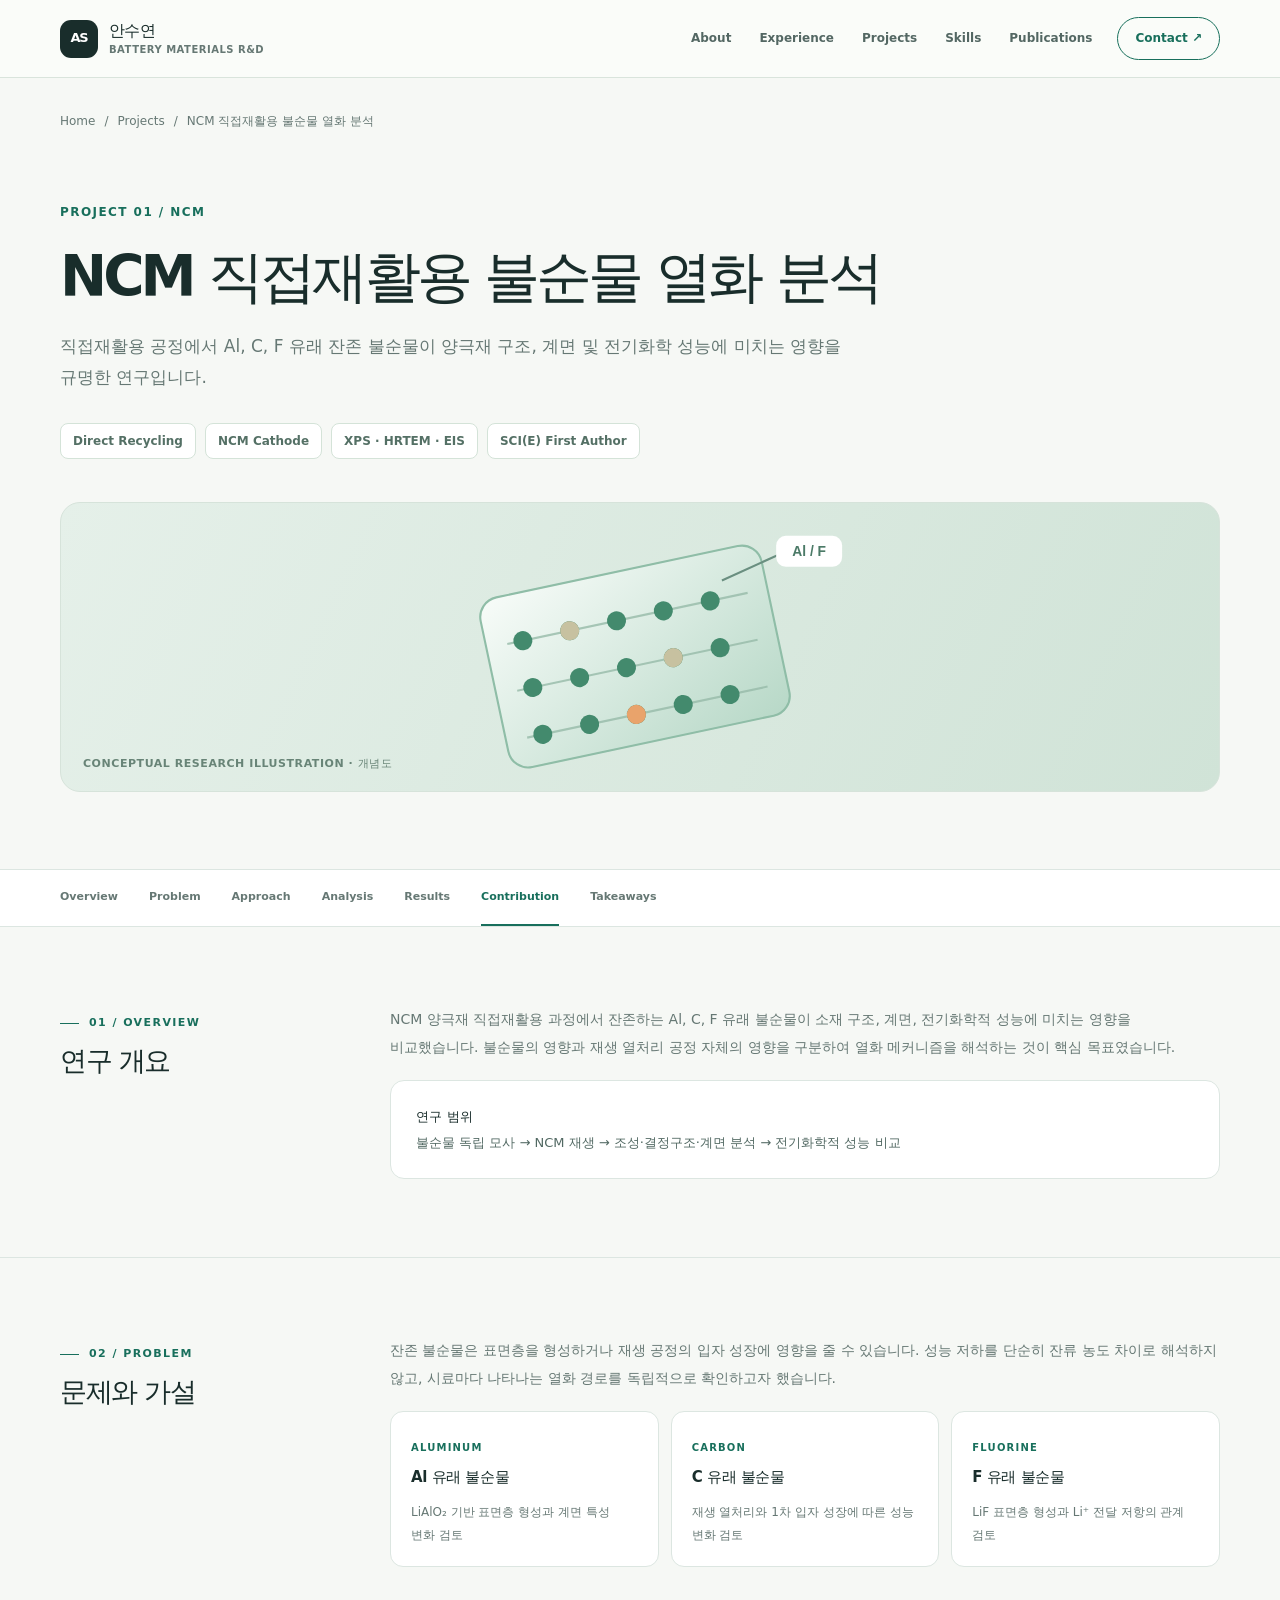
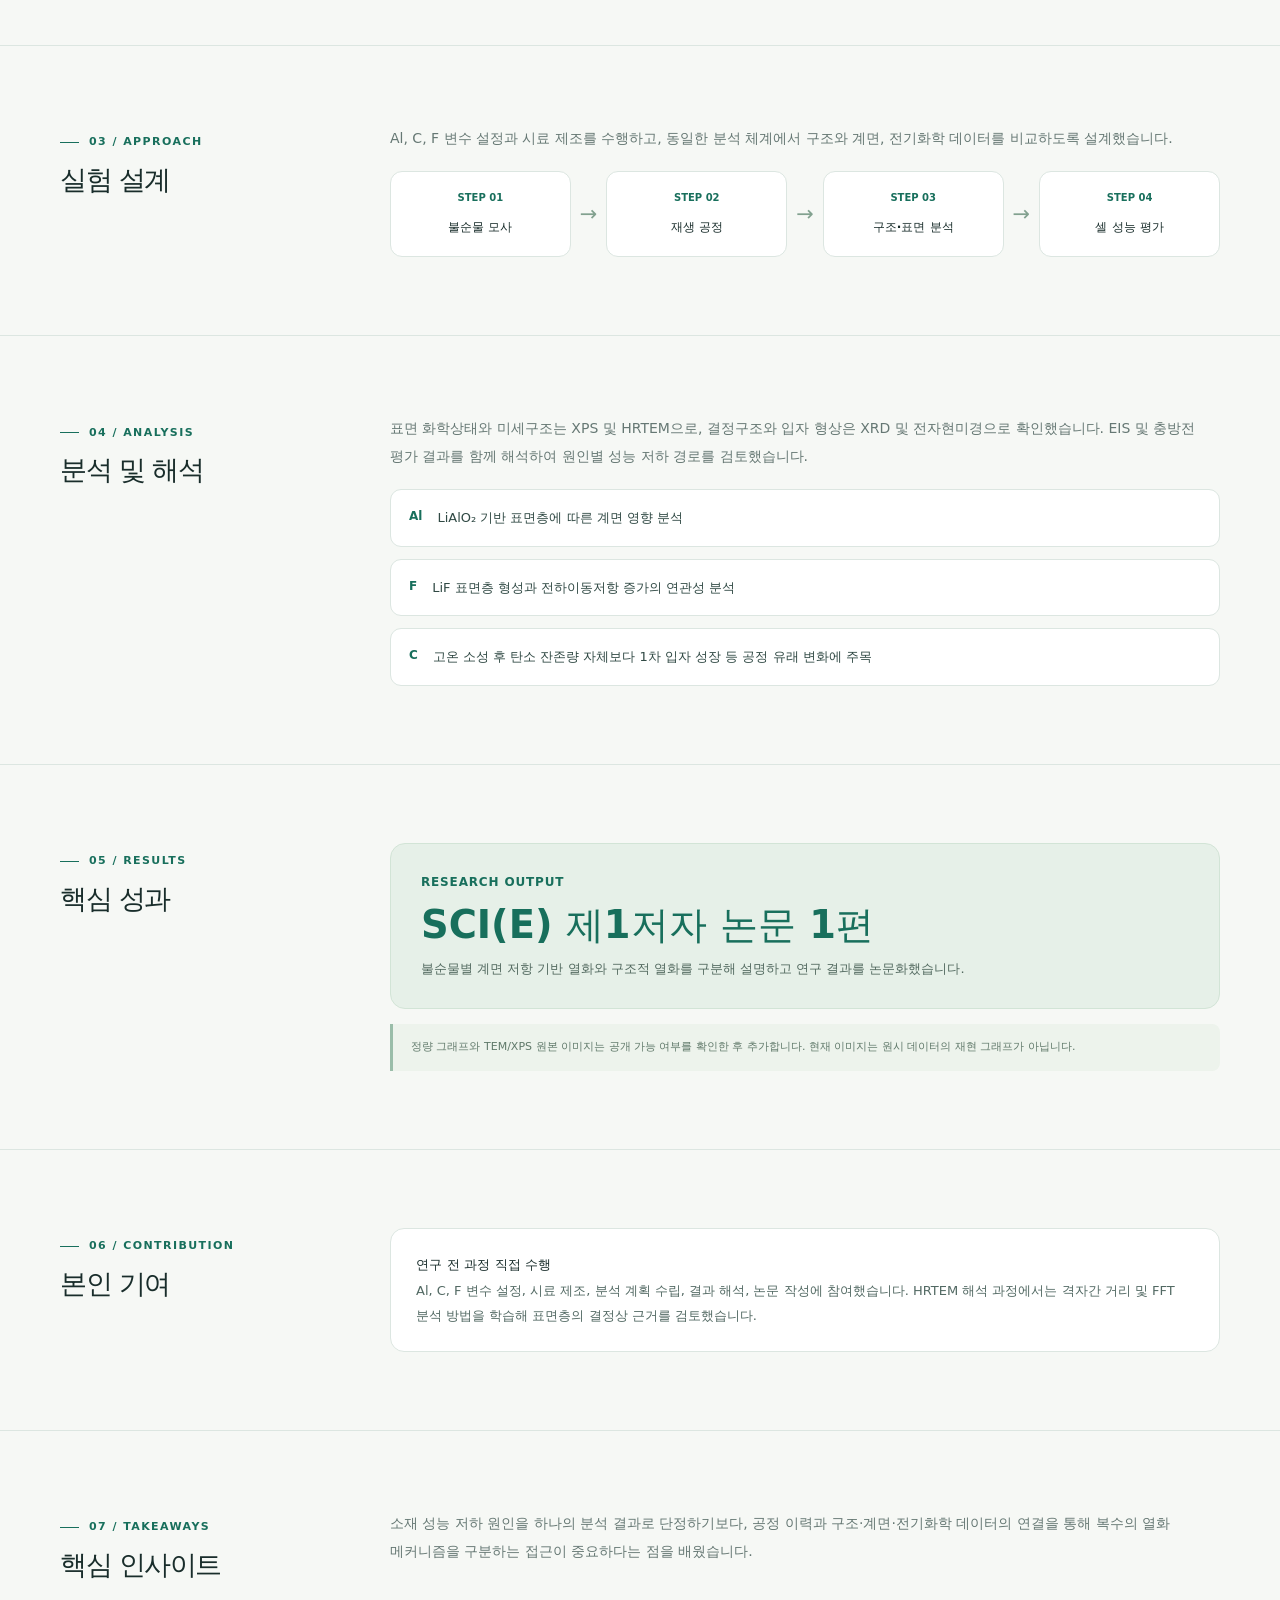
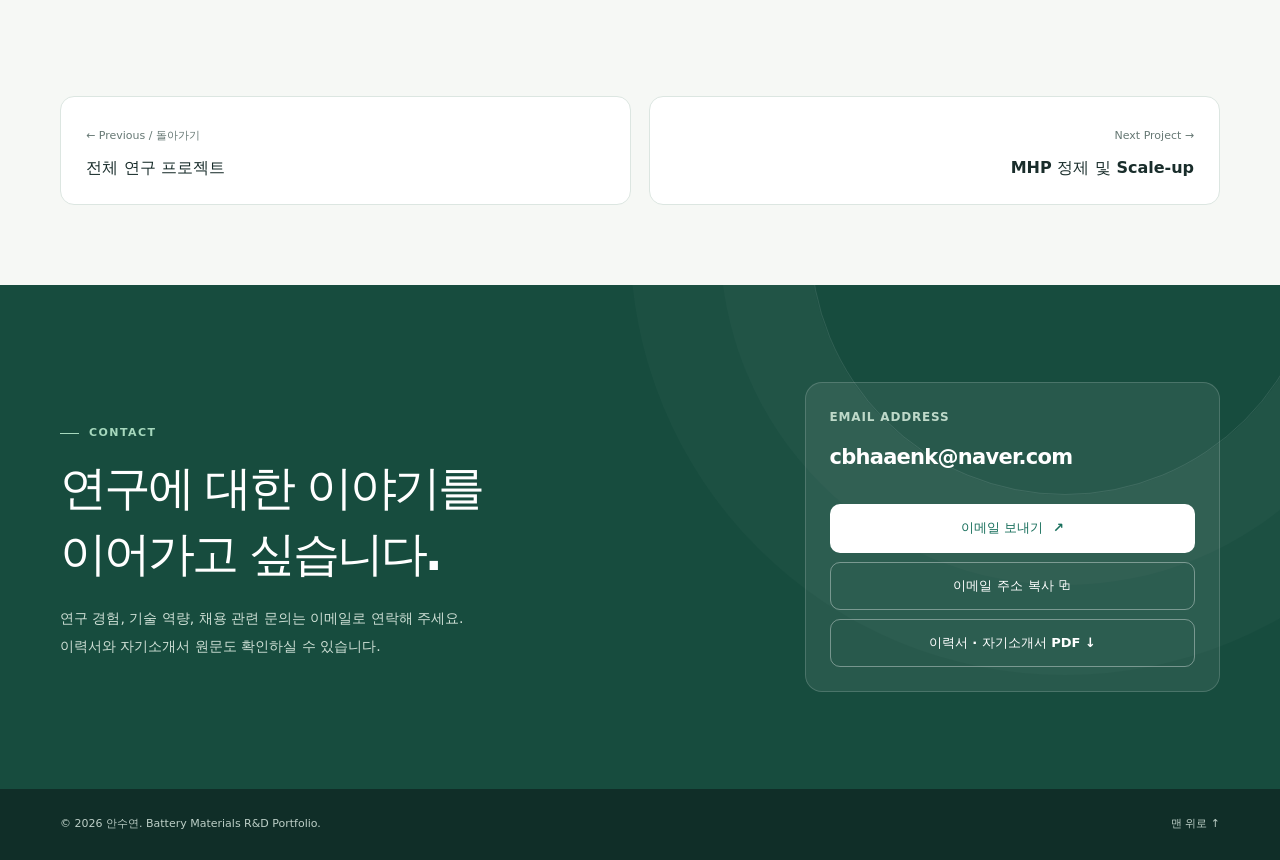
<file: projects/ncm-recycling/index.html>
<!DOCTYPE html>
<html lang="ko">
<head>
  <meta charset="utf-8">
  <meta name="viewport" content="width=device-width, initial-scale=1">
  <meta name="theme-color" content="#f6f8f5">
  <meta name="description" content="잔존 불순물별 NCM 양극재 열화 메커니즘과 연구 기여도 소개.">
  <title>NCM 직접재활용 연구 | 안수연 R&amp;D Portfolio</title>
  <link rel="stylesheet" href="../../assets/style.css">
</head>
<body>
<div class="progress-line" aria-hidden="true"></div>
  <a class="skip-link" href="#main">본문 바로가기</a>
  <header class="site-header"><div class="container header-inner">
    <a class="logo" href="../../index.html" aria-label="포트폴리오 첫 화면으로">
      <span class="logo-mark" aria-hidden="true">AS</span><span class="logo-text">안수연<small>BATTERY MATERIALS R&amp;D</small></span>
    </a>
    <nav class="desktop-nav" aria-label="주요 메뉴"><a data-spy href="../../index.html#about">About</a>
<a data-spy href="../../index.html#experience">Experience</a>
<a data-spy href="../../index.html#projects">Projects</a>
<a data-spy href="../../index.html#skills">Skills</a>
<a data-spy href="../../index.html#publications">Publications</a></nav>
    <a class="header-contact" href="../../index.html#contact">Contact ↗</a>
    <button class="menu-toggle" type="button" aria-label="메뉴 열기" aria-expanded="false" aria-controls="mobile-menu"><svg viewBox="0 0 24 24" fill="none" stroke="currentColor" stroke-width="2" stroke-linecap="round"><path d="M4 7h16M4 12h16M4 17h16"/></svg></button>
  </div><nav class="mobile-panel" id="mobile-menu" aria-label="모바일 메뉴"><a href="../../index.html#about">About</a>
<a href="../../index.html#experience">Experience</a>
<a href="../../index.html#projects">Projects</a>
<a href="../../index.html#skills">Skills</a>
<a href="../../index.html#publications">Publications</a><a href="../../index.html#contact">Contact</a></nav></header>
<main id="main"><div class="container"><nav class="breadcrumb" aria-label="현재 위치"><a href="../../index.html">Home</a><span aria-hidden="true">/</span><a href="../../index.html#projects">Projects</a><span aria-hidden="true">/</span><span>NCM 직접재활용 불순물 열화 분석</span></nav></div>
  <header class="detail-hero"><div class="container"><span class="detail-kicker">PROJECT 01 / NCM</span><h1>NCM 직접재활용 불순물 열화 분석</h1><p class="lead">직접재활용 공정에서 Al, C, F 유래 잔존 불순물이 양극재 구조, 계면 및 전기화학 성능에 미치는 영향을 규명한 연구입니다.</p><div class="detail-meta"><span>Direct Recycling</span><span>NCM Cathode</span><span>XPS · HRTEM · EIS</span><span>SCI(E) First Author</span></div><div class="hero-diagram ncm"><svg class="art-svg" viewBox="0 0 440 235" role="img" aria-label="NCM 결정 격자와 불순물의 개념도" xmlns="http://www.w3.org/2000/svg"><defs><linearGradient id="ncmg" x1="0" y1="0" x2="1" y2="1"><stop stop-color="#f8fcf9"/><stop offset="1" stop-color="#b7d8c7"/></linearGradient></defs><g transform="translate(80 37) rotate(-12 135 88)"><rect x="0" y="8" width="270" height="163" rx="19" fill="url(#ncmg)" stroke="#8fbda7" stroke-width="2"/><g stroke="#97bba9" stroke-width="2" opacity=".8"><path d="M20 53H251M20 98H251M20 143H251"/></g><g fill="#438a6d"><circle cx="35" cy="53" r="9"/><circle cx="80" cy="53" r="9"/><circle cx="125" cy="53" r="9"/><circle cx="170" cy="53" r="9"/><circle cx="215" cy="53" r="9"/><circle cx="35" cy="98" r="9"/><circle cx="80" cy="98" r="9"/><circle cx="125" cy="98" r="9"/><circle cx="170" cy="98" r="9"/><circle cx="215" cy="98" r="9"/><circle cx="35" cy="143" r="9"/><circle cx="80" cy="143" r="9"/><circle cx="125" cy="143" r="9"/><circle cx="170" cy="143" r="9"/><circle cx="215" cy="143" r="9"/></g><g fill="#c7c1a0"><circle cx="80" cy="53" r="9"/><circle cx="170" cy="98" r="9"/></g><g fill="#e9a36b"><circle cx="125" cy="143" r="9"/></g></g><g font-family="sans-serif" font-size="13" font-weight="700"><path d="M297 55L363 25" stroke="#6a8f80" stroke-width="2"/><rect x="348" y="13" width="62" height="29" rx="9" fill="#fff"/><text x="379" y="32" fill="#4b7a67" text-anchor="middle">Al / F</text></g></svg><span class="diagram-caption">CONCEPTUAL RESEARCH ILLUSTRATION · 개념도</span></div></div></header>
  <nav class="detail-nav" aria-label="프로젝트 내 섹션"><div class="container"><a data-spy href="#overview">Overview</a><a data-spy href="#problem">Problem</a><a data-spy href="#approach">Approach</a><a data-spy href="#analysis">Analysis</a><a data-spy href="#results">Results</a><a data-spy href="#contribution">Contribution</a><a data-spy href="#takeaways">Takeaways</a></div></nav>
  <section class="detail-section" id="overview"><div class="container detail-layout"><div><span class="eyebrow">01 / OVERVIEW</span><h2>연구 개요</h2></div><div class="detail-content"><p>NCM 양극재 직접재활용 과정에서 잔존하는 Al, C, F 유래 불순물이 소재 구조, 계면, 전기화학적 성능에 미치는 영향을 비교했습니다. 불순물의 영향과 재생 열처리 공정 자체의 영향을 구분하여 열화 메커니즘을 해석하는 것이 핵심 목표였습니다.</p><div class="info-slab"><p><strong>연구 범위</strong><br>불순물 독립 모사 → NCM 재생 → 조성·결정구조·계면 분석 → 전기화학적 성능 비교</p></div></div></div></section><section class="detail-section" id="problem"><div class="container detail-layout"><div><span class="eyebrow">02 / PROBLEM</span><h2>문제와 가설</h2></div><div class="detail-content"><p>잔존 불순물은 표면층을 형성하거나 재생 공정의 입자 성장에 영향을 줄 수 있습니다. 성능 저하를 단순히 잔류 농도 차이로 해석하지 않고, 시료마다 나타나는 열화 경로를 독립적으로 확인하고자 했습니다.</p><div class="three-cols"><div class="mini-card"><span class="small-cap">ALUMINUM</span><h3>Al 유래 불순물</h3><p>LiAlO₂ 기반 표면층 형성과 계면 특성 변화 검토</p></div><div class="mini-card"><span class="small-cap">CARBON</span><h3>C 유래 불순물</h3><p>재생 열처리와 1차 입자 성장에 따른 성능 변화 검토</p></div><div class="mini-card"><span class="small-cap">FLUORINE</span><h3>F 유래 불순물</h3><p>LiF 표면층 형성과 Li⁺ 전달 저항의 관계 검토</p></div></div></div></div></section><section class="detail-section" id="approach"><div class="container detail-layout"><div><span class="eyebrow">03 / APPROACH</span><h2>실험 설계</h2></div><div class="detail-content"><p>Al, C, F 변수 설정과 시료 제조를 수행하고, 동일한 분석 체계에서 구조와 계면, 전기화학 데이터를 비교하도록 설계했습니다.</p><div class="process-steps"><div class="process-step"><span class="step-num">STEP 01</span><strong>불순물 모사</strong></div><span class="process-arrow" aria-hidden="true">→</span><div class="process-step"><span class="step-num">STEP 02</span><strong>재생 공정</strong></div><span class="process-arrow" aria-hidden="true">→</span><div class="process-step"><span class="step-num">STEP 03</span><strong>구조·표면 분석</strong></div><span class="process-arrow" aria-hidden="true">→</span><div class="process-step"><span class="step-num">STEP 04</span><strong>셀 성능 평가</strong></div></div></div></div></section><section class="detail-section" id="analysis"><div class="container detail-layout"><div><span class="eyebrow">04 / ANALYSIS</span><h2>분석 및 해석</h2></div><div class="detail-content"><p>표면 화학상태와 미세구조는 XPS 및 HRTEM으로, 결정구조와 입자 형상은 XRD 및 전자현미경으로 확인했습니다. EIS 및 충방전 평가 결과를 함께 해석하여 원인별 성능 저하 경로를 검토했습니다.</p><div class="finding-list"><div class="finding"><b>Al</b><p>LiAlO₂ 기반 표면층에 따른 계면 영향 분석</p></div><div class="finding"><b>F</b><p>LiF 표면층 형성과 전하이동저항 증가의 연관성 분석</p></div><div class="finding"><b>C</b><p>고온 소성 후 탄소 잔존량 자체보다 1차 입자 성장 등 공정 유래 변화에 주목</p></div></div></div></div></section><section class="detail-section" id="results"><div class="container detail-layout"><div><span class="eyebrow">05 / RESULTS</span><h2>핵심 성과</h2></div><div class="detail-content"><div class="big-result"><span class="pretitle">RESEARCH OUTPUT</span><strong>SCI(E) 제1저자 논문 1편</strong><p>불순물별 계면 저항 기반 열화와 구조적 열화를 구분해 설명하고 연구 결과를 논문화했습니다.</p></div><div class="notice">정량 그래프와 TEM/XPS 원본 이미지는 공개 가능 여부를 확인한 후 추가합니다. 현재 이미지는 원시 데이터의 재현 그래프가 아닙니다.</div></div></div></section><section class="detail-section" id="contribution"><div class="container detail-layout"><div><span class="eyebrow">06 / CONTRIBUTION</span><h2>본인 기여</h2></div><div class="detail-content"><div class="info-slab"><p><strong>연구 전 과정 직접 수행</strong><br>Al, C, F 변수 설정, 시료 제조, 분석 계획 수립, 결과 해석, 논문 작성에 참여했습니다. HRTEM 해석 과정에서는 격자간 거리 및 FFT 분석 방법을 학습해 표면층의 결정상 근거를 검토했습니다.</p></div></div></div></section><section class="detail-section" id="takeaways"><div class="container detail-layout"><div><span class="eyebrow">07 / TAKEAWAYS</span><h2>핵심 인사이트</h2></div><div class="detail-content"><p>소재 성능 저하 원인을 하나의 분석 결과로 단정하기보다, 공정 이력과 구조·계면·전기화학 데이터의 연결을 통해 복수의 열화 메커니즘을 구분하는 접근이 중요하다는 점을 배웠습니다.</p></div></div></section>
  <div class="container project-pagination"><a class="page-link" href="../../index.html#projects"><small>← Previous / 돌아가기</small><strong>전체 연구 프로젝트</strong></a><a class="page-link next" href="../mhp-purification/index.html"><small>Next Project →</small><strong>MHP 정제 및 Scale-up</strong></a></div></main>
<section class="contact-section" id="contact" aria-labelledby="contact-title"><div class="container contact-inner">
    <div><span class="eyebrow">Contact</span><h2 id="contact-title">연구에 대한 이야기를<br>이어가고 싶습니다.</h2><p>연구 경험, 기술 역량, 채용 관련 문의는 이메일로 연락해 주세요.<br>이력서와 자기소개서 원문도 확인하실 수 있습니다.</p></div>
    <div class="contact-panel"><span class="pretitle">EMAIL ADDRESS</span><a class="contact-email" href="mailto:cbhaaenk@naver.com">cbhaaenk@naver.com</a><a class="btn btn-light" href="mailto:cbhaaenk@naver.com?subject=%EC%95%88%EC%88%98%EC%97%B0%20%ED%8F%AC%ED%8A%B8%ED%8F%B4%EB%A6%AC%EC%98%A4%20%EB%AC%B8%EC%9D%98">이메일 보내기 <span aria-hidden="true">↗</span></a><button class="btn btn-outline" type="button" data-copy-email="cbhaaenk@naver.com">이메일 주소 복사 ⧉</button><a class="btn btn-outline" href="../../assets/resume-and-statement.pdf" download="안수연_이력서_자기소개서.pdf">이력서 · 자기소개서 PDF ↓</a></div>
  </div></section>
  <footer class="site-footer"><div class="container footer-inner"><span>© 2026 안수연. Battery Materials R&amp;D Portfolio.</span><a href="#" data-back-top>맨 위로 ↑</a></div></footer>
  <div class="toast" role="status" aria-live="polite"></div><script src="../../assets/site.js" defer></script>
</body>
</html>
</file>
<file: assets/style.css>
/* Battery Materials R&D Portfolio — standalone CSS, no framework or external dependencies. */
:root{--ink:#192d2b;--ink-2:#304944;--muted:#667874;--green:#186f5c;--green-dark:#125241;--green-light:#e7f3ed;--line:#dce6e1;--surface:#fff;--bg:#f6f8f5;--wash:#eef3ee;--sand:#eee9df;--shadow:0 22px 60px rgba(31,67,52,.08);--radius:22px;--max:1160px;--ease:cubic-bezier(.21,.79,.27,1);font-synthesis:none}
*,*:before,*:after{box-sizing:border-box}
html{scroll-behavior:smooth;scroll-padding-top:108px}
body{margin:0;background:var(--bg);color:var(--ink);font-family:'Noto Sans KR','Apple SD Gothic Neo','Malgun Gothic',system-ui,-apple-system,sans-serif;font-size:16px;line-height:1.72;-webkit-font-smoothing:antialiased;word-break:keep-all;overflow-wrap:break-word}
a{color:inherit;text-decoration:none}
button{font:inherit}
button,a{-webkit-tap-highlight-color:transparent}
button:focus-visible,a:focus-visible{outline:3px solid #75bda7;outline-offset:4px}
img{display:block;max-width:100%}
::selection{background:#b5e2d0;color:#103e31}
.skip-link{position:absolute;top:-100px;left:12px;z-index:200;background:var(--green);color:#fff;padding:10px 16px;border-radius:8px}.skip-link:focus{top:12px}
.container{width:min(var(--max),calc(100% - 96px));margin-inline:auto}
.section{padding:104px 0;scroll-margin-top:88px}
.section-tight{padding:78px 0}
.surface-section{background:#fff;border-top:1px solid var(--line);border-bottom:1px solid var(--line)}
.section-head{display:flex;align-items:end;justify-content:space-between;gap:24px;margin-bottom:38px}
.section-head h2,.detail-section h2{margin:10px 0 0;font-size:clamp(27px,3vw,37px);line-height:1.32;letter-spacing:-.055em;font-weight:800}
.section-head p{max-width:510px;color:var(--muted);font-size:14px;line-height:1.9;margin:0}
.eyebrow{display:inline-flex;align-items:center;gap:10px;letter-spacing:.13em;text-transform:uppercase;font-size:11px;font-weight:800;color:var(--green)}
.eyebrow:before{content:"";display:inline-block;width:19px;height:1px;background:currentColor}
.pretitle{display:block;font-size:12px;letter-spacing:.07em;color:var(--muted);font-weight:700}
.lead{font-size:clamp(17px,1.8vw,20px);line-height:1.85;color:var(--ink-2)}
.muted{color:var(--muted)}
.site-header{height:78px;position:sticky;top:0;z-index:100;background:rgba(250,252,249,.95);backdrop-filter:blur(18px);-webkit-backdrop-filter:blur(18px);border-bottom:1px solid rgba(215,227,219,.95);transition:box-shadow .25s}
.site-header.scrolled{box-shadow:0 5px 22px rgba(25,58,46,.055)}
.header-inner{height:100%;display:flex;align-items:center;justify-content:space-between;gap:25px}
.logo{display:inline-flex;align-items:center;gap:11px;flex:none;font-size:16px;letter-spacing:-.04em;font-weight:850}
.logo-mark{height:38px;width:38px;display:grid;place-items:center;border-radius:11px;background:var(--ink);color:#fff;font-size:13px;font-weight:800;letter-spacing:-.09em}
.logo-text{display:flex;flex-direction:column;line-height:1.23}.logo-text small{color:var(--muted);font-size:10px;letter-spacing:.05em;font-weight:600;margin-top:4px}
.desktop-nav{display:flex;align-items:center;gap:28px;margin-left:auto}
.desktop-nav a{font-size:12px;color:#536763;font-weight:750;transition:color .2s;position:relative}
.desktop-nav a:hover,.desktop-nav a.is-active{color:var(--green)}
.desktop-nav a.is-active:after{content:'';position:absolute;left:0;right:0;bottom:-29px;height:2px;background:var(--green)}
.header-contact{flex:none;border:1px solid var(--green);border-radius:999px;padding:10px 17px;color:var(--green);font-size:12px;font-weight:800;transition:background .2s,color .2s}
.header-contact:hover{background:var(--green);color:#fff}
.menu-toggle{display:none;border:1px solid var(--line);background:#fff;border-radius:10px;width:42px;height:42px;align-items:center;justify-content:center;color:var(--ink);cursor:pointer}
.menu-toggle svg{height:21px;width:21px}
.mobile-panel{display:none}
.progress-line{position:fixed;z-index:110;top:0;left:0;height:2px;background:var(--green);width:0%;pointer-events:none}
.hero{position:relative;overflow:hidden;padding:99px 0 80px}
.hero:before{content:"";position:absolute;right:-180px;top:-275px;width:660px;height:660px;background:radial-gradient(circle,#d9ecdf 0%,rgba(217,236,223,0) 68%);pointer-events:none}
.hero-grid{display:grid;grid-template-columns:minmax(0,1.12fr) minmax(350px,.88fr);gap:65px;align-items:center}
.hero-copy{position:relative;z-index:1}
.status{display:inline-flex;align-items:center;gap:9px;padding:7px 12px;border:1px solid #c9e2d6;border-radius:50px;background:#eef8f2;color:var(--green);font-size:11px;font-weight:800}
.status-dot{height:7px;width:7px;border-radius:50%;background:#40a681;box-shadow:0 0 0 4px #d8ede1}
.hero h1{font-size:clamp(39px,4.6vw,62px);line-height:1.34;letter-spacing:-.075em;margin:28px 0 21px;font-weight:850}
.hero h1 em{color:var(--green);font-style:normal}
.hero-copy>.lead{max-width:560px;margin:0;color:#546862;font-size:16px;line-height:2}
.hero-actions,.button-row{display:flex;gap:12px;align-items:center;flex-wrap:wrap;margin-top:31px}
.btn{min-height:48px;display:inline-flex;align-items:center;justify-content:center;gap:10px;border-radius:10px;padding:12px 20px;font-size:13px;font-weight:800;border:1px solid transparent;cursor:pointer;transition:transform .2s var(--ease),background .2s,color .2s,box-shadow .2s}
.btn:hover{transform:translateY(-2px)}.btn-primary{background:var(--green);color:#fff;box-shadow:0 8px 22px rgba(27,111,88,.14)}.btn-primary:hover{background:var(--green-dark)}
.btn-outline{border-color:#c9d7ce;color:var(--ink);background:rgba(255,255,255,.8)}.btn-outline:hover{border-color:var(--green);color:var(--green)}
.btn-light{background:#fff;color:var(--green)}.btn-light:hover{background:#eef6f1}
.btn-text{padding:0;border:0;min-height:auto;color:var(--green);background:none}
.btn-icon{font-size:17px;line-height:1}
.hero-foot{display:flex;align-items:center;gap:14px;flex-wrap:wrap;margin-top:46px;color:#637873;font-size:12px;font-weight:650}
.hero-foot .slash{color:#c5d4cb}
.hero-visual{position:relative;min-height:508px;display:flex;align-items:center;justify-content:center}
.portrait-shell{position:absolute;top:2px;right:23px;width:72%;height:88%;border-radius:170px 170px 28px 28px;overflow:hidden;background:#ebece5;box-shadow:var(--shadow)}
.portrait-shell img{width:100%;height:100%;object-fit:cover;object-position:center 27%}
.portrait-shell:after{content:"";position:absolute;inset:0;background:linear-gradient(0deg,rgba(16,46,35,.12),transparent 50%);pointer-events:none}
.visual-note{position:absolute;left:0;bottom:6px;width:265px;background:#fff;border:1px solid var(--line);box-shadow:0 18px 55px rgba(29,64,48,.12);border-radius:17px;padding:20px 22px;z-index:2}
.visual-note .note-label{font-size:10px;letter-spacing:.1em;text-transform:uppercase;font-weight:850;color:var(--green);margin-bottom:11px}
.note-flow{display:flex;justify-content:space-between;align-items:center;gap:5px;font-size:12px;font-weight:850}
.note-flow i{font-style:normal;color:#80a99b}
.note-desc{font-size:11px;margin-top:10px;color:var(--muted)}
.visual-badge{position:absolute;right:0;top:60px;background:#194c3e;color:#fff;border-radius:10px;padding:12px 16px;z-index:3;box-shadow:0 10px 30px rgba(17,70,51,.18);font-size:11px;font-weight:750;letter-spacing:.03em}
.stats-strip{border-block:1px solid var(--line);background:#fff}
.stats-grid{display:grid;grid-template-columns:repeat(3,minmax(0,1fr))}
.stat{padding:31px 35px;display:flex;gap:18px;align-items:center;border-right:1px solid var(--line)}.stat:first-child{padding-left:0}.stat:last-child{border-right:0}
.stat-num{font-size:36px;line-height:1.1;color:var(--green);font-weight:800;letter-spacing:-.08em;white-space:nowrap}.stat-label{font-size:13px;color:var(--muted);line-height:1.65}.stat-label b{display:block;color:var(--ink);font-size:13px}
.about-grid{display:grid;grid-template-columns:1fr 1fr;gap:70px;align-items:start}
.about-heading h2{font-size:clamp(30px,3vw,41px);line-height:1.48;letter-spacing:-.06em;margin:17px 0 0}
.about-text p{color:#556b64;margin:0 0 21px;line-height:2.05;font-size:15px}
.tags{display:flex;gap:8px;flex-wrap:wrap;margin-top:23px}.tag{font-size:11px;padding:7px 12px;border-radius:100px;border:1px solid #cadbd1;color:#426a5d;font-weight:700;background:#fff}
.highlights{display:grid;grid-template-columns:repeat(3,minmax(0,1fr));gap:18px}
.highlight-card{background:#fff;border:1px solid var(--line);border-radius:17px;padding:28px 26px;display:flex;flex-direction:column;min-height:242px;transition:transform .25s var(--ease),box-shadow .25s,border-color .25s}
.highlight-card:hover,.project-card:hover{transform:translateY(-5px);box-shadow:var(--shadow);border-color:#b7d6c6}
.highlight-top{display:flex;align-items:center;justify-content:space-between;color:var(--green);font-size:11px;font-weight:800;letter-spacing:.06em}
.highlight-card h3{font-size:21px;line-height:1.48;letter-spacing:-.04em;margin:21px 0 11px}
.highlight-card p{font-size:13px;color:var(--muted);margin:0 0 23px;line-height:1.8}
.inline-link{margin-top:auto;color:var(--green);font-size:12px;font-weight:850;display:inline-flex;gap:8px;align-items:center}
.timeline{position:relative;max-width:940px;margin:0 auto}.timeline:before{content:"";position:absolute;left:181px;top:8px;bottom:8px;width:1px;background:#d3e0d8}
.timeline-item{display:grid;grid-template-columns:150px 32px 1fr;gap:14px;padding:18px 0;align-items:start}
.timeline-time{color:var(--muted);font-size:12px;font-weight:700;text-align:right;padding-top:7px}
.timeline-marker{width:13px;height:13px;margin:8px auto 0;background:#fff;border:3px solid var(--green);border-radius:50%;position:relative;z-index:1;box-shadow:0 0 0 6px var(--bg)}
.timeline-content{padding:2px 0 10px}.timeline-content h3{font-size:17px;line-height:1.5;letter-spacing:-.03em;margin:0 0 7px}.timeline-content p{font-size:13px;color:var(--muted);margin:0;line-height:1.9}.timeline-content .mini{display:block;color:var(--green);font-size:11px;font-weight:750;margin-top:9px}
.project-grid{display:grid;grid-template-columns:repeat(3,minmax(0,1fr));gap:20px}
.project-card{display:flex;flex-direction:column;background:#fff;overflow:hidden;border:1px solid var(--line);border-radius:19px;transition:transform .25s var(--ease),box-shadow .25s,border-color .25s}
.project-art{height:204px;position:relative;overflow:hidden;display:flex;align-items:center;justify-content:center;background:#e5eee7}.project-art.ncm{background:linear-gradient(145deg,#e8f1ea,#d3e5dc)}.project-art.mhp{background:linear-gradient(145deg,#e9f0ec,#dbe8e0)}.project-art.lfp{background:linear-gradient(145deg,#f1f0e7,#e3eadd)}
.art-label{position:absolute;top:17px;left:18px;background:rgba(255,255,255,.8);border:1px solid rgba(255,255,255,.7);backdrop-filter:blur(6px);border-radius:8px;padding:5px 9px;font-size:10px;font-weight:850;color:#4b7867;letter-spacing:.08em}
.art-svg{width:min(84%,290px);height:162px}
.project-content{padding:26px;display:flex;flex:1;flex-direction:column}.project-num{font-size:10px;color:var(--green);letter-spacing:.12em;font-weight:800;text-transform:uppercase}
.project-content h3{font-size:21px;letter-spacing:-.05em;line-height:1.4;margin:13px 0 10px}
.project-content p{font-size:13px;color:var(--muted);line-height:1.85;margin:0 0 17px;flex:1}
.project-chip{display:inline-flex;align-self:start;padding:6px 10px;background:var(--green-light);color:#396853;border-radius:7px;font-size:11px;font-weight:750;margin-bottom:23px}
.project-card .inline-link{margin-top:auto}
.skills-grid{display:grid;grid-template-columns:repeat(3,minmax(0,1fr));gap:19px}
.skill-card{border:1px solid var(--line);background:#fff;border-radius:16px;padding:30px 27px}
.skill-icon{width:42px;height:42px;border-radius:13px;background:var(--green-light);display:grid;place-items:center;color:var(--green);font-size:21px;font-weight:700;margin-bottom:21px}
.skill-card h3{font-size:20px;margin:0 0 7px;letter-spacing:-.05em}.skill-card p{font-size:12px;color:var(--muted);margin:0 0 16px;line-height:1.9}.skill-lines{display:flex;gap:7px;flex-wrap:wrap}.skill-lines span{display:inline-block;border:1px solid var(--line);background:#f8faf7;border-radius:6px;padding:6px 9px;font-size:11px;color:#526e63;font-weight:650}
.pub-list{display:grid;grid-template-columns:1fr 1fr;gap:18px}.pub-card{display:flex;gap:19px;padding:26px;background:#fff;border:1px solid var(--line);border-radius:15px}
.pub-num{width:41px;height:41px;border-radius:11px;background:var(--green-light);color:var(--green);flex:none;display:grid;place-items:center;font-size:13px;font-weight:900}
.pub-card h3{font-size:16px;letter-spacing:-.03em;margin:1px 0 8px}.pub-card p{font-size:12px;color:var(--muted);margin:0 0 10px;line-height:1.8}.pub-card a{font-weight:800;font-size:11px;color:var(--green)}
.contact-section{padding:97px 0;background:#174c3e;color:#fff;position:relative;overflow:hidden}.contact-section:before{content:"";position:absolute;width:510px;height:510px;top:-300px;right:-40px;border:1px solid rgba(255,255,255,.11);border-radius:50%;box-shadow:0 0 0 90px rgba(255,255,255,.025),0 0 0 180px rgba(255,255,255,.02);pointer-events:none}
.contact-inner{display:grid;grid-template-columns:1.25fr .75fr;gap:52px;align-items:center;position:relative}.contact-inner .eyebrow{color:#a6d8bd}.contact-inner h2{font-size:clamp(31px,3.7vw,48px);letter-spacing:-.065em;line-height:1.4;margin:12px 0 16px}.contact-inner p{font-size:14px;line-height:2;color:#cfe0d6;margin:0}.contact-panel{padding:24px;background:rgba(255,255,255,.075);border:1px solid rgba(255,255,255,.16);border-radius:17px}.contact-panel .pretitle{color:#bed9c9}.contact-email{display:block;font-size:clamp(16px,1.9vw,21px);letter-spacing:-.035em;font-weight:850;margin:11px 0 20px;overflow-wrap:anywhere}.contact-panel .btn{width:100%;margin-top:9px}.contact-panel .btn-outline{background:transparent;border-color:rgba(255,255,255,.37);color:#fff}.contact-panel .btn-outline:hover{background:rgba(255,255,255,.1)}
.site-footer{background:#102e28;color:#bdcfc7;padding:26px 0}.footer-inner{display:flex;justify-content:space-between;align-items:center;gap:20px;font-size:11px}.footer-inner a:hover{color:#fff}
/* Project details */
.breadcrumb{display:flex;align-items:center;gap:9px;color:var(--muted);font-size:12px;padding-top:33px}.breadcrumb a:hover{color:var(--green)}
.detail-hero{padding:65px 0 77px}.detail-kicker{font-size:12px;letter-spacing:.12em;text-transform:uppercase;font-weight:850;color:var(--green)}
.detail-hero h1{font-size:clamp(36px,4.4vw,59px);letter-spacing:-.07em;line-height:1.31;margin:16px 0 17px}.detail-hero .lead{max-width:820px;font-size:17px;color:var(--muted)}
.detail-meta{display:flex;gap:9px;flex-wrap:wrap;margin-top:29px}.detail-meta span{font-size:12px;color:#547065;border:1px solid #d4e3d8;border-radius:8px;background:#fff;padding:7px 12px;font-weight:650}
.hero-diagram{margin-top:43px;min-height:290px;background:#e6efe8;border:1px solid #d6e3da;border-radius:20px;display:flex;align-items:center;justify-content:center;overflow:hidden;position:relative}
.hero-diagram.ncm{background:linear-gradient(115deg,#e5f0e9,#d0e3d7)}.hero-diagram.mhp{background:linear-gradient(115deg,#edf2e9,#dceae0)}.hero-diagram.lfp{background:linear-gradient(115deg,#f2f0e5,#e0ebe0)}
.hero-diagram .art-svg{height:250px;width:min(75%,620px)}.diagram-caption{position:absolute;bottom:18px;left:22px;font-size:11px;letter-spacing:.05em;color:#688477;font-weight:750}
.detail-nav{background:#fff;border-block:1px solid var(--line);position:sticky;top:78px;z-index:60;overflow-x:auto;scrollbar-width:none}.detail-nav::-webkit-scrollbar{display:none}.detail-nav .container{display:flex;gap:31px;white-space:nowrap}.detail-nav a{display:inline-flex;height:56px;align-items:center;border-bottom:2px solid transparent;font-size:11px;font-weight:800;color:var(--muted)}.detail-nav a:hover,.detail-nav a.is-active{color:var(--green);border-bottom-color:var(--green)}
.detail-section{padding:78px 0;scroll-margin-top:148px;border-bottom:1px solid var(--line)}
.detail-section:last-of-type{border-bottom:0}.detail-layout{display:grid;grid-template-columns:260px 1fr;gap:70px}.detail-section .eyebrow{margin-top:2px}.detail-section h2{margin:10px 0 0;font-size:27px}.detail-content>p{font-size:14px;color:var(--muted);line-height:2;margin:0 0 19px}
.info-slab{background:#fff;border:1px solid var(--line);padding:23px 25px;border-radius:14px}.info-slab p{margin:0;color:#526963;font-size:13px;line-height:1.95}.info-slab strong{color:var(--ink)}
.three-cols,.two-cols{display:grid;grid-template-columns:repeat(3,1fr);gap:12px}.two-cols{grid-template-columns:repeat(2,1fr)}
.mini-card{border:1px solid var(--line);background:#fff;border-radius:13px;padding:20px}.mini-card h3{font-size:15px;margin:5px 0 11px;letter-spacing:-.03em}.mini-card p{margin:0;font-size:12px;color:var(--muted);line-height:1.85}.mini-card .small-cap{font-size:10px;color:var(--green);font-weight:850;letter-spacing:.12em}
.process-steps{display:flex;align-items:stretch;gap:9px}.process-step{flex:1;min-width:0;background:#fff;border:1px solid var(--line);border-radius:12px;padding:17px 13px;text-align:center}.process-step .step-num{display:block;font-size:10px;color:var(--green);font-weight:800;margin-bottom:6px}.process-step strong{font-size:12px}.process-arrow{display:grid;place-items:center;color:#82a18f;flex:none;font-size:21px}
.data-block{background:#fff;border:1px solid var(--line);border-radius:15px;padding:26px}.data-heading{font-size:13px;font-weight:800;margin-bottom:23px}.data-grid{display:grid;grid-template-columns:1fr 1fr;gap:15px}.data-metric{background:#f3f7f3;border-radius:11px;padding:20px 22px}.data-metric .label{font-size:11px;color:var(--muted);font-weight:700}.data-metric strong{display:block;color:var(--green);font-size:24px;line-height:1.5;margin:7px 0;letter-spacing:-.045em}.data-metric small{color:var(--muted);font-size:11px}
.finding-list{display:grid;gap:12px}.finding{display:flex;gap:15px;align-items:start;background:#fff;border:1px solid var(--line);border-radius:11px;padding:16px 18px}.finding b{flex:none;color:var(--green);font-size:12px}.finding p{font-size:13px;color:var(--ink-2);margin:0;line-height:1.8}
.notice{border-left:3px solid #9abda9;background:#edf3ec;padding:13px 18px;margin-top:15px;color:#60796a;font-size:11px;line-height:1.9;border-radius:0 8px 8px 0}
.big-result{background:#e6f0e8;border:1px solid #d2e4d6;border-radius:15px;padding:28px 30px}.big-result .pretitle{color:var(--green)}.big-result strong{display:block;color:var(--green);font-size:clamp(27px,3vw,40px);line-height:1.35;margin:7px 0}.big-result p{font-size:13px;color:#536a60;margin:0}
.project-pagination{display:grid;grid-template-columns:1fr 1fr;gap:18px;padding:34px 0 80px}.page-link{background:#fff;border:1px solid var(--line);border-radius:14px;padding:23px 25px;transition:transform .2s,border-color .2s}.page-link:hover{transform:translateY(-3px);border-color:#9abca8}.page-link small{font-size:11px;color:var(--muted)}.page-link strong{display:block;margin-top:6px;font-size:16px}.page-link.next{text-align:right}
.toast{position:fixed;z-index:200;bottom:25px;left:50%;transform:translate(-50%,20px);opacity:0;pointer-events:none;border-radius:10px;background:#193a30;color:#fff;padding:11px 19px;font-size:12px;box-shadow:0 13px 34px #0002;transition:opacity .25s,transform .25s}.toast.show{opacity:1;transform:translate(-50%,0)}
@media(max-width:1050px){.container{width:min(var(--max),calc(100% - 60px))}.desktop-nav{gap:16px}.desktop-nav a{font-size:11px}.hero-grid{gap:30px}.portrait-shell{right:6px;width:77%}.hero h1{font-size:47px}.stats-grid .stat{padding:26px 21px}.about-grid{gap:40px}.detail-layout{grid-template-columns:220px 1fr;gap:42px}}
@media(max-width:800px){.site-header{height:69px}.container{width:calc(100% - 40px)}.desktop-nav,.header-contact{display:none}.menu-toggle{display:inline-flex}.mobile-panel{display:none;position:absolute;top:69px;left:0;right:0;background:rgba(255,255,255,.99);border-bottom:1px solid var(--line);box-shadow:0 17px 25px #244e3c12;padding:14px 20px 22px}.mobile-panel.open{display:grid}.mobile-panel a{padding:12px 8px;border-bottom:1px solid #eff2ed;color:var(--ink-2);font-size:14px;font-weight:750}.mobile-panel a:last-child{border-bottom:0;color:var(--green)}.section{padding:76px 0}.section-tight{padding:60px 0}.hero{padding:66px 0 60px}.hero-grid{grid-template-columns:1fr;gap:32px}.hero h1{font-size:clamp(36px,7vw,55px)}.hero-copy>.lead{font-size:14px}.hero-visual{min-height:405px;max-width:485px;width:100%;margin:auto}.portrait-shell{height:95%;width:70%;right:45px;top:0}.visual-badge{right:10px;top:50px}.visual-note{left:5px;bottom:5px}.stats-grid{grid-template-columns:repeat(3,1fr)}.stat{gap:9px;flex-direction:column;align-items:flex-start}.stat-num{font-size:31px}.about-grid{grid-template-columns:1fr;gap:21px}.highlights,.project-grid,.skills-grid{grid-template-columns:repeat(2,minmax(0,1fr))}.project-card:last-child,.highlight-card:last-child,.skill-card:last-child{grid-column:span 2}.pub-list{grid-template-columns:1fr}.contact-inner{grid-template-columns:1fr;gap:32px}.detail-nav{top:69px}.detail-layout{grid-template-columns:1fr;gap:25px}.detail-section{scroll-margin-top:133px;padding:65px 0}.detail-hero{padding:50px 0}.hero-diagram{min-height:235px}.hero-diagram .art-svg{height:215px}.detail-nav .container{gap:23px}.detail-nav a{height:51px}}
@media(max-width:560px){.container{width:calc(100% - 34px)}.section{padding:63px 0}.section-head{display:block;margin-bottom:25px}.section-head p{margin-top:11px}.section-head h2{font-size:29px}.hero{padding:50px 0}.hero h1{font-size:clamp(32px,8.3vw,43px);letter-spacing:-.065em;margin-top:20px}.hero-actions{gap:9px}.hero-actions .btn{padding:11px 14px;font-size:12px}.hero-foot{margin-top:27px;font-size:11px;gap:8px}.hero-visual{min-height:337px}.portrait-shell{right:24px;width:72%;height:96%;border-radius:125px 125px 20px 20px}.visual-note{width:220px;padding:15px 16px}.visual-badge{top:32px;right:0;font-size:10px;padding:9px 11px}.note-flow{font-size:11px}.stats-grid{grid-template-columns:1fr}.stat{flex-direction:row;gap:18px;padding:15px 0!important;border-right:0;border-bottom:1px solid var(--line)}.stat:last-child{border-bottom:0}.stat-num{font-size:32px;min-width:60px}.highlights,.project-grid,.skills-grid,.two-cols,.three-cols{grid-template-columns:1fr}.project-card:last-child,.highlight-card:last-child,.skill-card:last-child{grid-column:auto}.highlight-card{min-height:0;padding:22px}.project-art{height:182px}.skills-grid{gap:13px}.skill-card{padding:23px}.timeline:before{left:8px}.timeline-item{grid-template-columns:18px 1fr;gap:12px}.timeline-time{grid-column:2;text-align:left;padding:0;font-size:11px}.timeline-marker{grid-column:1;grid-row:1 / span 2;margin:6px auto}.timeline-content{grid-column:2;padding-top:0}.contact-section{padding:68px 0}.contact-inner h2{font-size:31px}.footer-inner{flex-direction:column;align-items:start;gap:9px}.breadcrumb{padding-top:20px;font-size:11px}.detail-hero h1{font-size:35px}.detail-hero .lead{font-size:14px}.detail-hero{padding:45px 0 45px}.hero-diagram{margin-top:30px;min-height:200px}.hero-diagram .art-svg{width:92%;height:190px}.detail-nav .container{gap:20px}.detail-nav a{font-size:10px}.detail-section h2{font-size:25px}.detail-content>p{font-size:13px}.info-slab,.data-block{padding:19px}.process-steps{flex-direction:column}.process-arrow{transform:rotate(90deg);height:18px}.data-grid,.project-pagination{grid-template-columns:1fr}.page-link.next{text-align:left}.page-link{padding:18px}.pub-card{padding:21px}}
@media(prefers-reduced-motion:reduce){html{scroll-behavior:auto}*,*:before,*:after{transition:none!important;animation:none!important}}
@media print{.site-header,.mobile-panel,.progress-line,.contact-section,.site-footer,.detail-nav,.project-pagination,.btn{display:none!important}body{background:#fff;color:#000}.container{width:100%}.section,.detail-section{padding:22px 0;break-inside:avoid}.hero{padding:20px 0}.hero-visual{display:none}.project-card,.mini-card,.info-slab{break-inside:avoid;box-shadow:none}.detail-hero{padding:10px 0}.hero-diagram{min-height:200px}.detail-layout{grid-template-columns:170px 1fr;gap:30px}}
</file>
